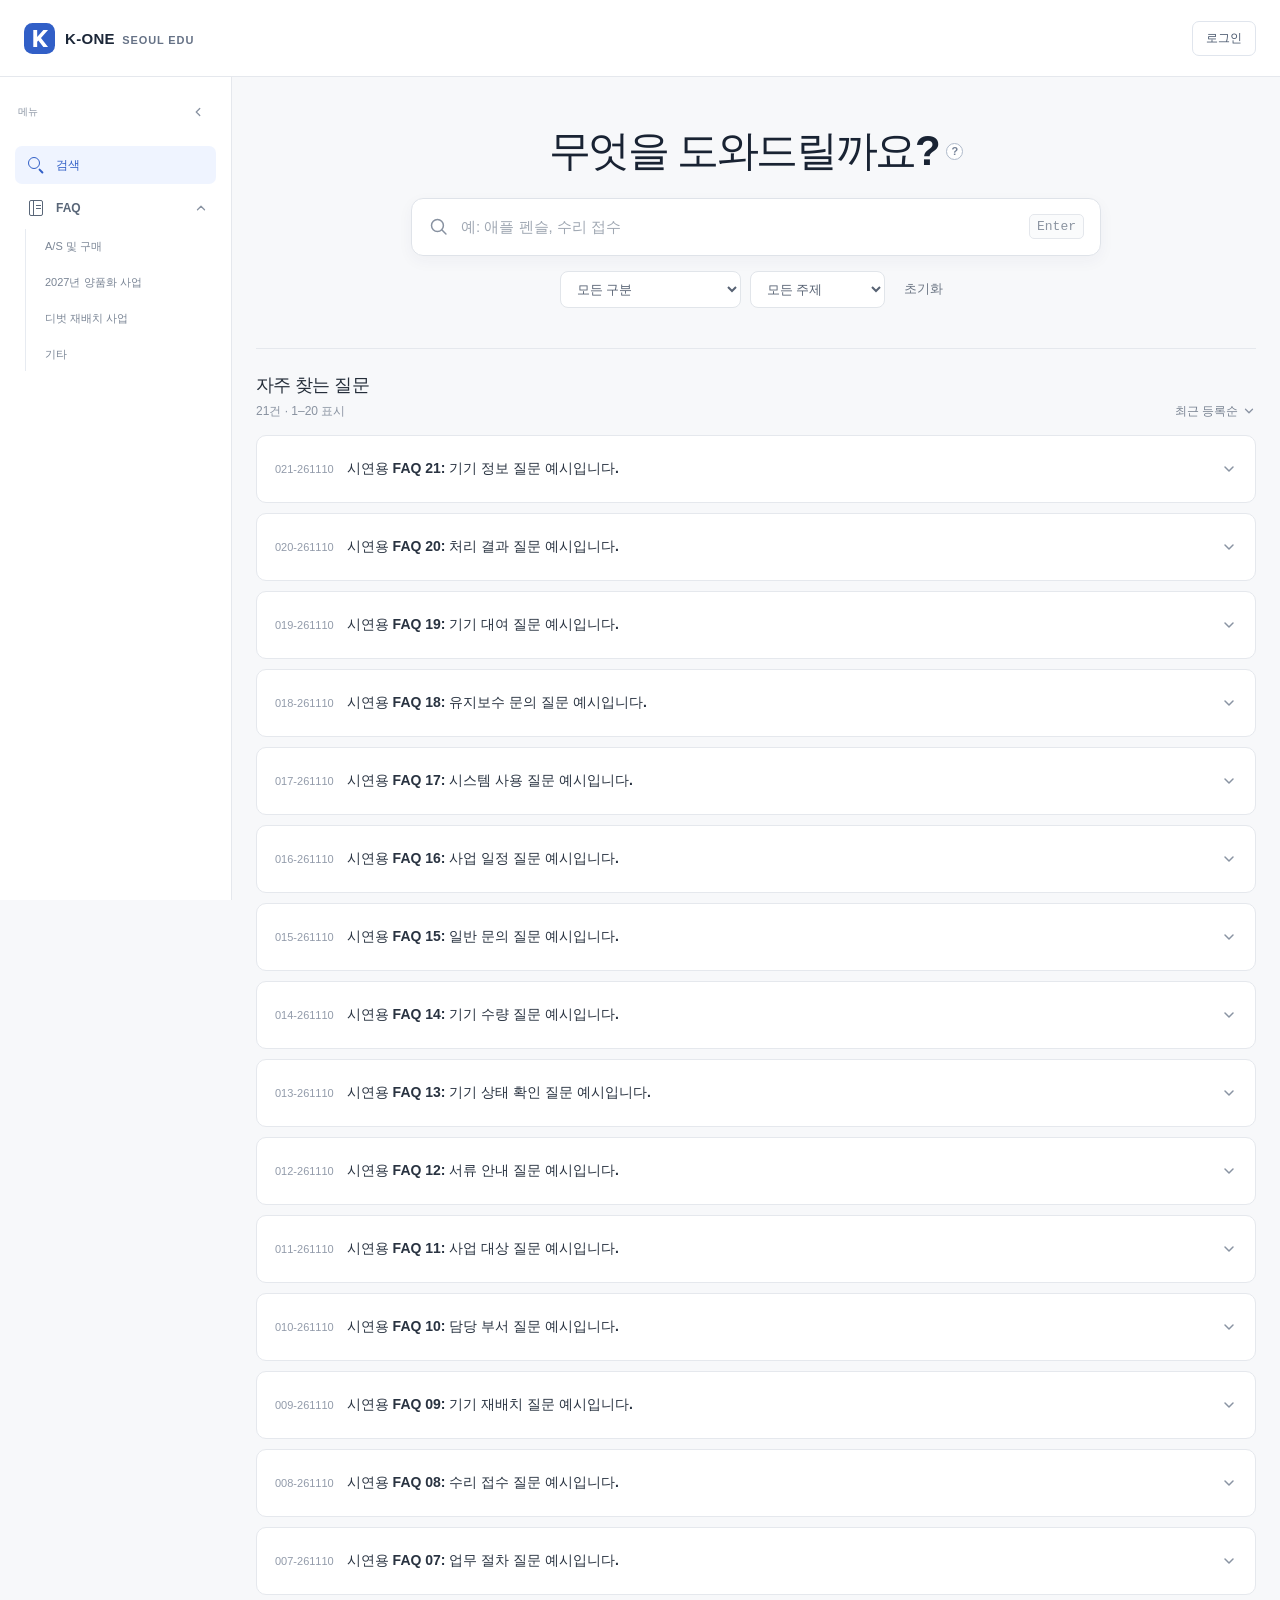
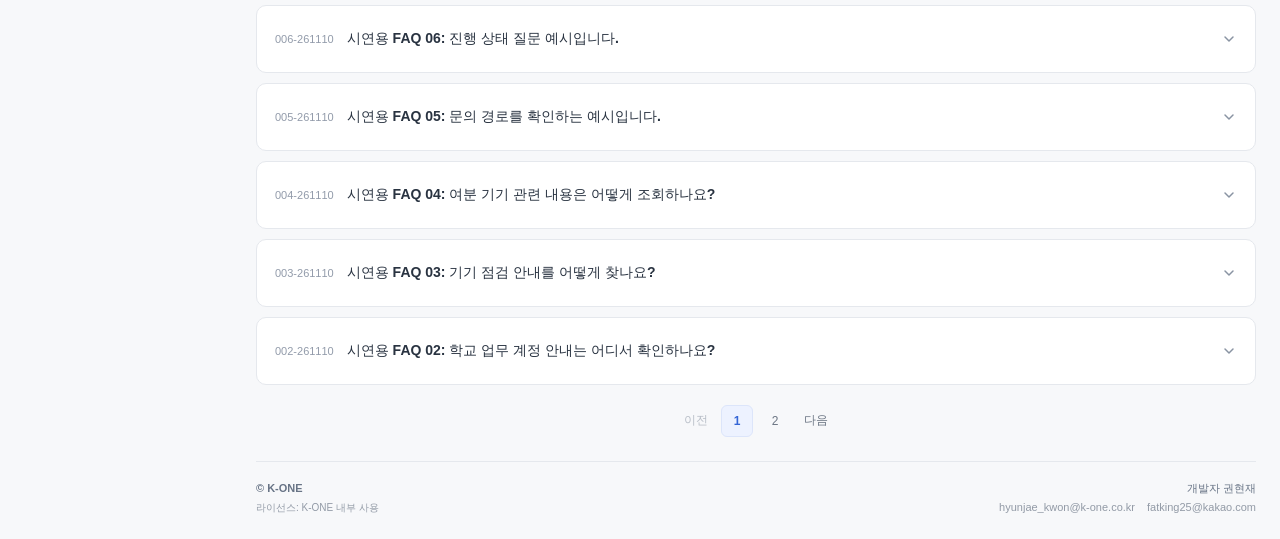
<file: faq-search-site/index.html>
<!doctype html>
<html lang="ko">
  <head>
    <meta charset="utf-8">
    <meta name="viewport" content="width=device-width, initial-scale=1">
    <meta name="theme-color" content="#f7f8fa">
    <title>FAQ 검색 | K-ONE SeoulEdu</title>
    <link rel="stylesheet" href="assets/css/common.css">
    <link rel="stylesheet" href="assets/css/style.css">
    <script type="module" src="assets/js/components.js?v=3"></script>
    <script type="module" src="assets/js/app.js"></script>
  </head>
  <body data-section="search">
    <div data-include="components/header.html"></div>
    <div class="faq-workspace">
      <div data-include="components/faq-sidebar.html"></div>
      <div class="faq-content">
        <div class="page-shell">
          <main>
        <section class="hero" aria-labelledby="page-title">
          <div class="hero-title-row">
            <h1 id="page-title">무엇을 도와드릴까요?</h1>
            <details class="help-tip">
              <summary aria-label="검색 사용 도움말">?</summary>
              <span class="help-tip-content">검색어를 입력하거나 구분과 주제를 선택해 FAQ를 찾아보세요.</span>
            </details>
          </div>

          <form class="search-form" role="search">
            <label class="sr-only" for="search-input">FAQ 검색어</label>
            <svg class="search-icon" aria-hidden="true" viewBox="0 0 24 24"><circle cx="10.8" cy="10.8" r="6.8"></circle><path d="m16 16 4.5 4.5"></path></svg>
            <input id="search-input" name="q" type="search" placeholder="예: 애플 펜슬, 수리 접수" autocomplete="off">
            <kbd>Enter</kbd>
          </form>

          <div class="filters" aria-label="FAQ 필터">
            <label class="filter-control">
              <span class="sr-only">구분</span>
              <select id="category-filter" aria-label="구분">
                <option value="">모든 구분</option>
                <option>A/S 및 구매</option>
                <option>2027년 양품화 사업</option>
                <option>디벗 재배치 사업</option>
                <option>기타</option>
              </select>
            </label>
            <label class="filter-control">
              <span class="sr-only">주제</span>
              <select id="topic-filter" aria-label="주제" disabled>
                <option value="">모든 주제</option>
              </select>
            </label>
            <button class="reset-button" id="reset-filters" type="button">초기화</button>
          </div>
        </section>

        <section class="results-section" aria-labelledby="results-heading">
          <div class="results-toolbar">
            <div>
              <h2 id="results-heading">자주 찾는 질문</h2>
              <p class="result-count" id="result-count" aria-live="polite">FAQ 데이터를 준비하고 있습니다.</p>
            </div>
            <span class="sort-label">최근 등록순 <img class="chevron-icon" src="assets/img/chevron-down.svg" alt="" aria-hidden="true" width="14" height="14"></span>
          </div>
          <div id="results" class="results-list" aria-live="polite" aria-busy="true"></div>
          <nav id="pagination" class="pagination" aria-label="결과 페이지"></nav>
        </section>
          </main>
        </div>
        <div data-include="components/footer.html"></div>
      </div>
    </div>
  </body>
</html>
</file>
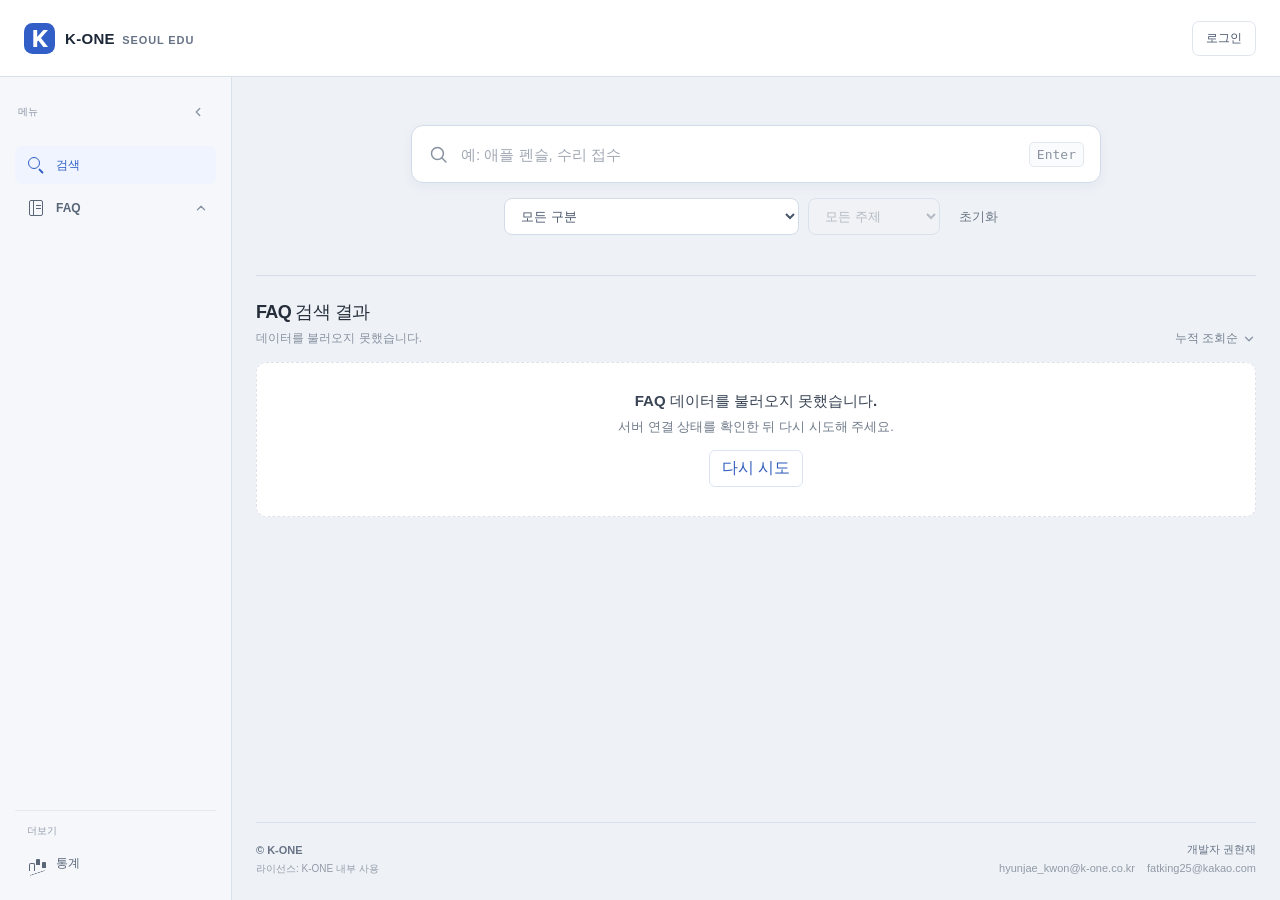
<file: frontend/index.html>
<!doctype html>
<html lang="ko">
  <head>
    <meta charset="utf-8">
    <meta name="viewport" content="width=device-width, initial-scale=1">
    <meta name="theme-color" content="#f7f8fa">
    <title>FAQ 검색 | K-ONE SeoulEdu</title>
    <link rel="stylesheet" href="assets/css/common.css">
    <link rel="stylesheet" href="assets/css/style.css">
    <script type="module" src="assets/js/components.js?v=4"></script>
    <script type="module" src="assets/js/app.js"></script>
  </head>
  <body data-section="search">
    <div data-include="components/header.html"></div>
    <div class="faq-workspace">
      <div data-include="components/faq-sidebar.html"></div>
      <div class="faq-content">
        <div class="page-shell">
          <main>
        <section class="hero" aria-label="FAQ 검색">

          <form class="search-form" role="search">
            <label class="sr-only" for="search-input">FAQ 검색어</label>
            <svg class="search-icon" aria-hidden="true" viewBox="0 0 24 24"><circle cx="10.8" cy="10.8" r="6.8"></circle><path d="m16 16 4.5 4.5"></path></svg>
            <input id="search-input" name="q" type="search" placeholder="예: 애플 펜슬, 수리 접수" autocomplete="off">
            <kbd>Enter</kbd>
          </form>

          <div class="filters" aria-label="FAQ 필터">
            <label class="filter-control">
              <span class="sr-only">구분</span>
              <select id="category-filter" aria-label="구분">
                <option value="">모든 구분</option>
                <option>유지보수</option>
                <option>2027년 양품화 사업</option>
                <option>2027년 디벗 재배치·여분기기 수거 사업</option>
              </select>
            </label>
            <label class="filter-control">
              <span class="sr-only">주제</span>
              <select id="topic-filter" aria-label="주제" disabled>
                <option value="">모든 주제</option>
              </select>
            </label>
            <button class="reset-button" id="reset-filters" type="button">초기화</button>
          </div>

          <section id="recent-searches" class="recent-searches" aria-label="최근 검색어" hidden>
            <h2 class="recent-searches-label">최근 검색</h2>
            <details class="help-tip recent-search-help">
              <summary aria-label="최근 검색 기록 안내">?</summary>
              <span class="help-tip-content">Enter로 검색을 확정한 검색어만 이 브라우저에 저장됩니다.</span>
            </details>
            <div id="recent-search-list" class="recent-search-list"></div>
            <button id="clear-recent-searches" class="clear-recent-searches" type="button" aria-label="최근 검색 기록 지우기" title="최근 검색 기록 지우기">×</button>
          </section>
        </section>

        <section id="home-highlights" class="home-highlights" aria-label="FAQ 최근 조회 목록" hidden>
          <p id="highlights-status" class="highlights-status" aria-live="off">30초마다 자동 갱신</p>
          <span id="dashboard-announcement" class="sr-only" aria-live="polite" aria-atomic="true"></span>
          <div class="highlights-grid">
            <section class="highlight-panel" aria-labelledby="weekly-views-heading">
              <div class="highlight-toolbar">
                <div>
                  <div class="section-title-with-help">
                    <h2 id="weekly-views-heading">최근 7일 조회수 순</h2>
                    <details class="help-tip">
                      <summary aria-label="최근 7일 조회수 안내">?</summary>
                      <span class="help-tip-content">전체 사용자가 최근 7일 동안 열어본 FAQ를 조회수 순으로 표시합니다.</span>
                    </details>
                  </div>
                </div>
              </div>
              <ol id="weekly-views-list" class="highlight-list" aria-live="off" aria-busy="true"></ol>
            </section>

            <section class="highlight-panel" aria-labelledby="recent-views-heading">
              <div class="highlight-toolbar">
                <div>
                  <h2 id="recent-views-heading">최근 찾은 항목</h2>
                  <p class="result-count">내가 최근에 열어본 항목</p>
                </div>
              </div>
              <ol id="recent-views-list" class="highlight-list" aria-live="off" aria-busy="true"></ol>
            </section>
          </div>
          <section class="topic-analytics" aria-labelledby="topic-analytics-heading">
            <div class="topic-analytics-heading">
              <div>
                <div class="section-title-with-help">
                  <h2 id="topic-analytics-heading">금일 조회 통계</h2>
                  <details class="help-tip">
                    <summary aria-label="금일 조회 통계 안내">?</summary>
                    <span class="help-tip-content">전체 사용자의 오늘 FAQ 열람을 주제별로 집계합니다. 막대 길이는 1위 조회수를 기준으로 한 상대 비율입니다.</span>
                  </details>
                </div>
              </div>
              <a class="topic-analytics-more" href="stats.html" aria-label="FAQ 통계 페이지 더보기">더보기 <span aria-hidden="true">→</span></a>
            </div>
            <ol id="topic-analytics-list" class="topic-analytics-list" aria-label="조회가 많은 주제"></ol>
          </section>
        </section>

        <section id="results-section" class="results-section" aria-labelledby="results-heading">
          <div class="results-toolbar">
            <div>
              <h2 id="results-heading">FAQ 검색 결과</h2>
              <p class="result-count" id="result-count" aria-live="polite">FAQ 데이터를 준비하고 있습니다.</p>
            </div>
            <span class="sort-label">누적 조회순 <img class="chevron-icon" src="assets/img/chevron-down.svg" alt="" aria-hidden="true" width="14" height="14"></span>
          </div>
          <div id="results" class="results-list" aria-live="polite" aria-busy="true"></div>
          <nav id="pagination" class="pagination" aria-label="결과 페이지"></nav>
        </section>
          </main>
        </div>
        <div data-include="components/footer.html"></div>
      </div>
    </div>
  </body>
</html>
</file>
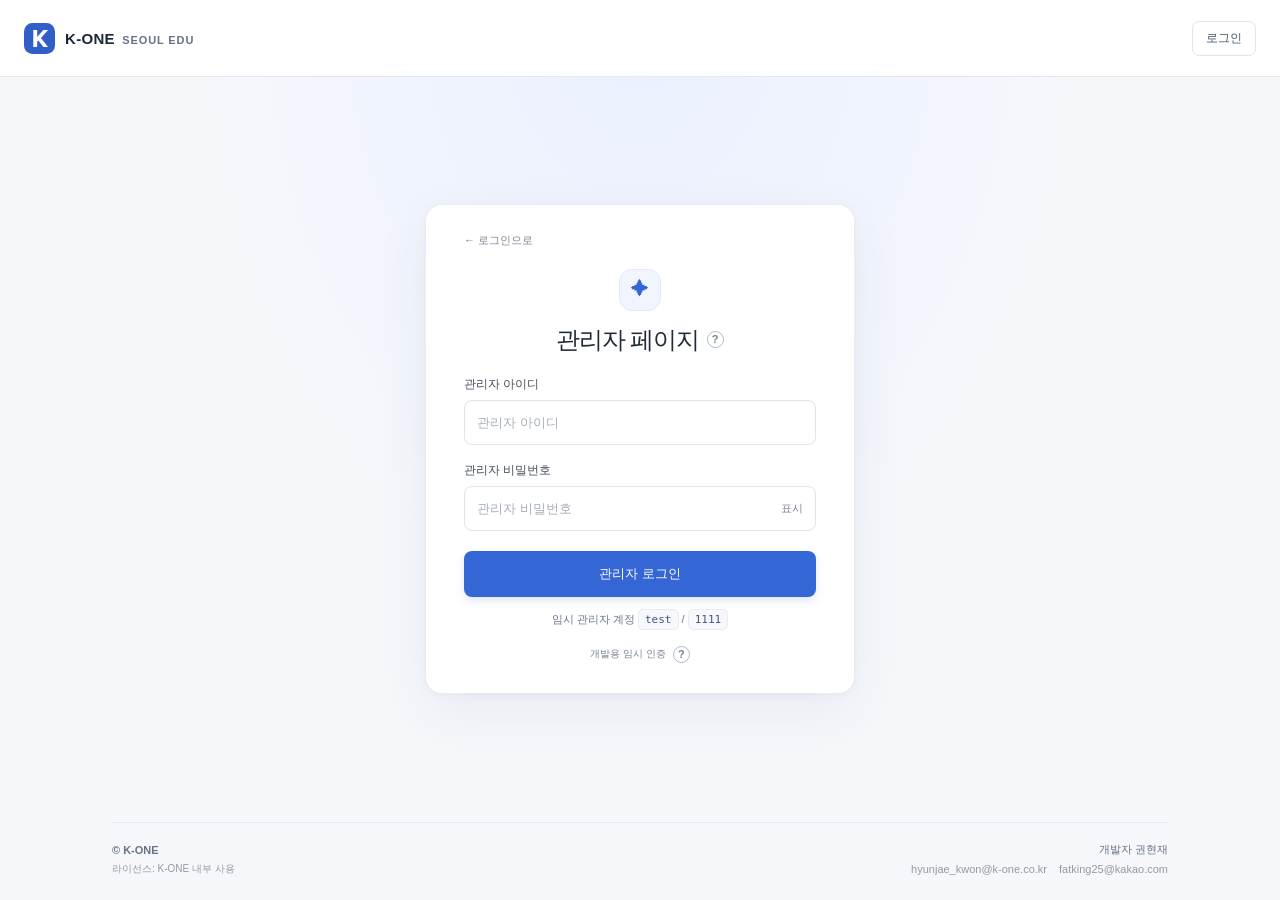
<file: faq-search-site/admin.html>
<!doctype html>
<html lang="ko">
  <head>
    <meta charset="utf-8">
    <meta name="viewport" content="width=device-width, initial-scale=1">
    <meta name="theme-color" content="#f5f7fb">
    <title>관리자 페이지 | K-ONE SeoulEdu FAQ</title>
    <link rel="stylesheet" href="assets/css/common.css">
    <link rel="stylesheet" href="assets/css/auth.css">
    <script type="module" src="assets/js/components.js?v=3"></script>
    <script type="module" src="assets/js/auth.js"></script>
  </head>
  <body class="admin-page" data-page="admin">
    <div data-include="components/header.html"></div>
    <main id="admin-login-view" class="auth-shell admin-shell">
      <section class="auth-card admin-card" aria-labelledby="admin-title">
        <a class="back-link" href="login.html">← 로그인으로</a>
        <div class="auth-heading admin-heading">
          <span class="admin-icon" aria-hidden="true">✦</span>
          <div class="auth-title-with-help">
            <h1 id="admin-title">관리자 페이지</h1>
            <details class="help-tip">
              <summary aria-label="관리자 로그인 도움말">?</summary>
              <span class="help-tip-content">관리자 계정으로 로그인하면 회원을 조회·개설·수정·삭제할 수 있습니다.</span>
            </details>
          </div>
        </div>
        <form id="admin-login-form" class="auth-form">
          <label for="admin-id">관리자 아이디</label>
          <input id="admin-id" name="username" autocomplete="username" required placeholder="관리자 아이디">
          <label for="admin-password">관리자 비밀번호</label>
          <div class="password-field">
            <input id="admin-password" name="password" type="password" autocomplete="current-password" required placeholder="관리자 비밀번호">
            <button class="password-toggle" type="button" data-toggle-password="admin-password" aria-label="비밀번호 표시">표시</button>
          </div>
          <p class="form-message" id="admin-message" role="status" aria-live="polite"></p>
          <button class="primary-button" type="submit">관리자 로그인</button>
        </form>
        <p class="demo-credential">임시 관리자 계정 <code>test</code> / <code>1111</code></p>
        <div class="dev-help-row">
          <span>개발용 임시 인증</span>
          <details class="help-tip">
            <summary aria-label="임시 인증 안내">?</summary>
            <span class="help-tip-content">DB 연결 전 흐름 확인용입니다. 브라우저 코드에서 우회할 수 있으며 실제 보안 기능은 아닙니다.</span>
          </details>
        </div>
      </section>
    </main>

    <div id="admin-dashboard" class="dashboard" hidden>
      <aside class="dashboard-sidebar">
        <a class="sidebar-link is-current" href="#members"><span aria-hidden="true">▦</span> 회원 관리</a>
        <div class="sidebar-bottom"><span class="admin-avatar">A</span><span><strong>관리자</strong><small>임시 관리자</small></span></div>
      </aside>

      <main class="dashboard-main" id="members">
        <header class="dashboard-header">
          <div><h1>회원 관리</h1></div>
        </header>

        <section class="dashboard-intro">
          <div class="section-title-with-help"><h2>회원 정보</h2><details class="help-tip"><summary aria-label="회원 관리 도움말">?</summary><span class="help-tip-content">배부 계정을 조회·개설·수정하거나 삭제합니다. 권한은 상담원으로 고정됩니다.</span></details></div>
          <button id="add-member" class="primary-button add-member-button" type="button"><span aria-hidden="true">＋</span> 회원 개설</button>
        </section>

        <section class="stats-grid" aria-label="회원 현황">
          <article class="stat-card"><span class="stat-icon blue-icon">♙</span><div><p>전체 회원</p><strong id="total-count">0</strong></div></article>
          <article class="stat-card"><span class="stat-icon green-icon">✓</span><div><p>기본 권한</p><strong class="stat-caption">상담원</strong></div></article>
        </section>

        <section class="members-panel" aria-labelledby="members-title">
          <div class="members-panel-heading"><div><div class="section-title-with-help"><h2 id="members-title">회원 목록</h2><details class="help-tip"><summary aria-label="회원 목록 안내">?</summary><span class="help-tip-content">삭제하면 시연 목록에서 제거됩니다. DB 연결 전 변경 내용은 새로고침 시 초기화되며, 실제 개인정보나 배포용 계정 정보를 입력하지 마세요.</span></details></div><p id="members-summary" aria-live="polite"></p></div>
            <label class="member-search"><span class="sr-only">회원 검색</span><span aria-hidden="true">⌕</span><input id="member-search" type="search" placeholder="이름 또는 아이디 검색"></label>
          </div>
          <div class="table-scroll">
            <table>
              <thead><tr><th scope="col">회원 정보</th><th scope="col">권한</th><th scope="col">관리</th></tr></thead>
              <tbody id="member-rows"></tbody>
            </table>
          </div>
          <div id="member-empty" class="table-empty" hidden>검색 조건에 맞는 회원이 없습니다.</div>
        </section>
      </main>
    </div>

    <dialog id="member-dialog" class="member-dialog" aria-labelledby="member-dialog-title">
      <form id="member-form" class="member-form">
        <div class="dialog-heading"><div><h2 id="member-dialog-title">회원 개설</h2></div><button id="close-dialog" class="icon-button" type="button" aria-label="닫기">×</button></div>
        <input id="member-id" name="id" type="hidden">
        <label for="member-name">이름</label><input id="member-name" name="name" required maxlength="40" placeholder="회원 이름">
        <label for="member-username">아이디</label><input id="member-username" name="username" required minlength="4" maxlength="30" autocomplete="off" placeholder="로그인 아이디">
        <div class="member-password-label"><label for="member-password">비밀번호</label><details class="help-tip inline-help"><summary aria-label="비밀번호 수정 도움말">?</summary><span class="help-tip-content">회원 수정 시 비워두면 기존 비밀번호를 유지하고, 입력하면 새 비밀번호로 변경합니다.</span></details></div>
        <input id="member-password" name="password" type="password" required minlength="4" autocomplete="new-password" placeholder="4자 이상 입력">
        <p id="member-form-message" class="form-message" role="status" aria-live="polite"></p>
        <div class="dialog-actions"><button id="cancel-dialog" class="secondary-button" type="button">취소</button><button class="primary-button" type="submit">저장</button></div>
      </form>
    </dialog>
    <div data-include="components/footer.html"></div>
  </body>
</html>
</file>
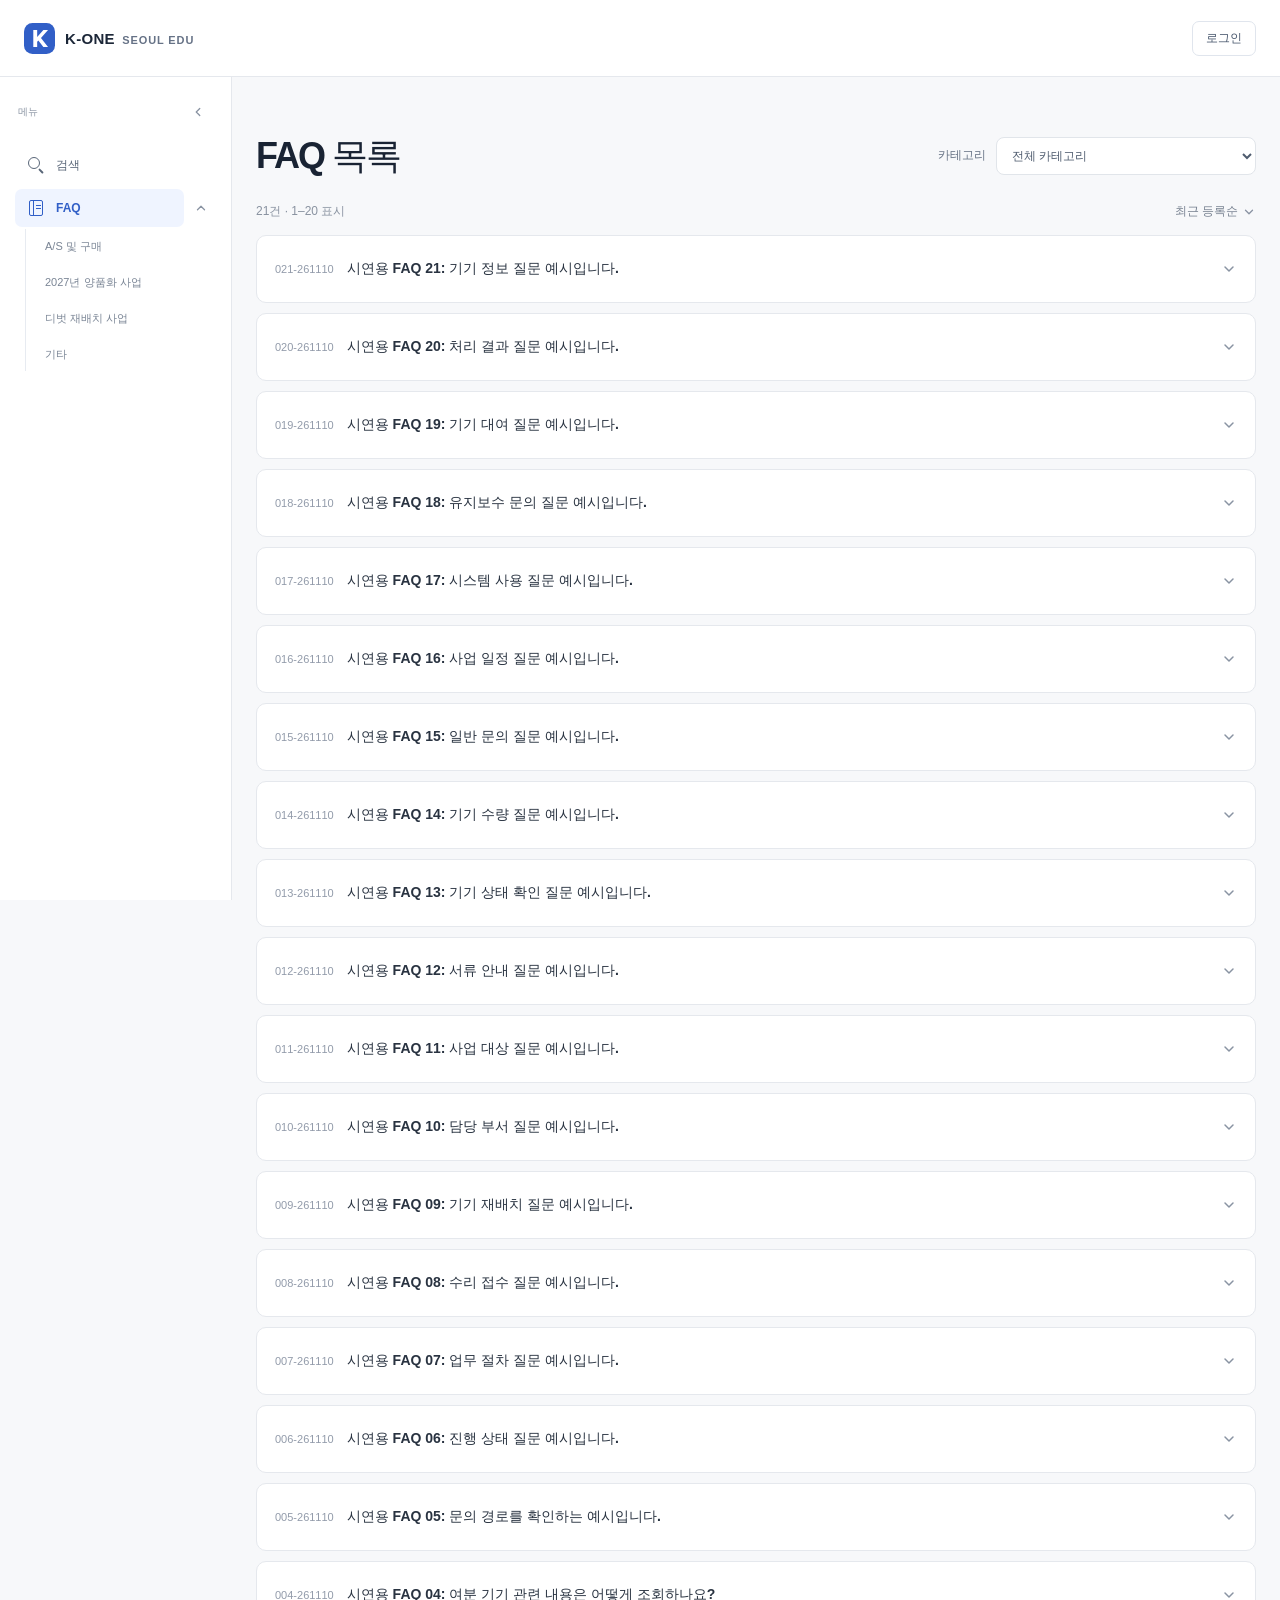
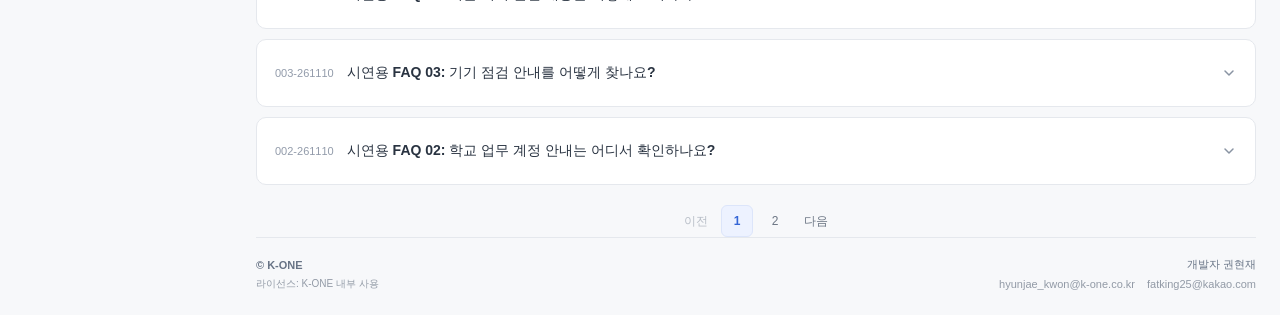
<file: faq-search-site/faq.html>
<!doctype html>
<html lang="ko">
  <head>
    <meta charset="utf-8">
    <meta name="viewport" content="width=device-width, initial-scale=1">
    <meta name="theme-color" content="#f7f8fa">
    <title>FAQ 목록 | K-ONE SeoulEdu</title>
    <link rel="stylesheet" href="assets/css/common.css">
    <link rel="stylesheet" href="assets/css/style.css">
    <link rel="stylesheet" href="assets/css/browse.css">
    <script type="module" src="assets/js/components.js?v=3"></script>
    <script type="module" src="assets/js/browse.js"></script>
  </head>
  <body data-section="faq">
    <div data-include="components/header.html"></div>
    <div class="faq-workspace">
      <div data-include="components/faq-sidebar.html"></div>
      <div class="faq-content">
        <main class="page-shell browse-shell">
          <section aria-labelledby="browse-title">
            <div class="browse-toolbar">
              <h1 id="browse-title">FAQ 목록</h1>
              <label class="browse-category-select">
                <span>카테고리</span>
                <select id="browse-category-filter" aria-label="FAQ 카테고리">
                  <option value="">전체 카테고리</option>
                  <option value="A/S 및 구매">A/S 및 구매</option>
                  <option value="2027년 양품화 사업">2027년 양품화 사업</option>
                  <option value="디벗 재배치 사업">디벗 재배치 사업</option>
                  <option value="기타">기타</option>
                </select>
              </label>
            </div>
            <div class="browse-results-toolbar">
              <p class="result-count" id="result-count" aria-live="polite">FAQ 데이터를 준비하고 있습니다.</p>
              <span class="sort-label">최근 등록순 <img class="chevron-icon" src="assets/img/chevron-down.svg" alt="" aria-hidden="true" width="14" height="14"></span>
            </div>
            <div id="results" class="results-list" aria-live="polite" aria-busy="true"></div>
            <nav id="pagination" class="pagination" aria-label="결과 페이지"></nav>
          </section>
        </main>
        <div data-include="components/footer.html"></div>
      </div>
    </div>
  </body>
</html>
</file>
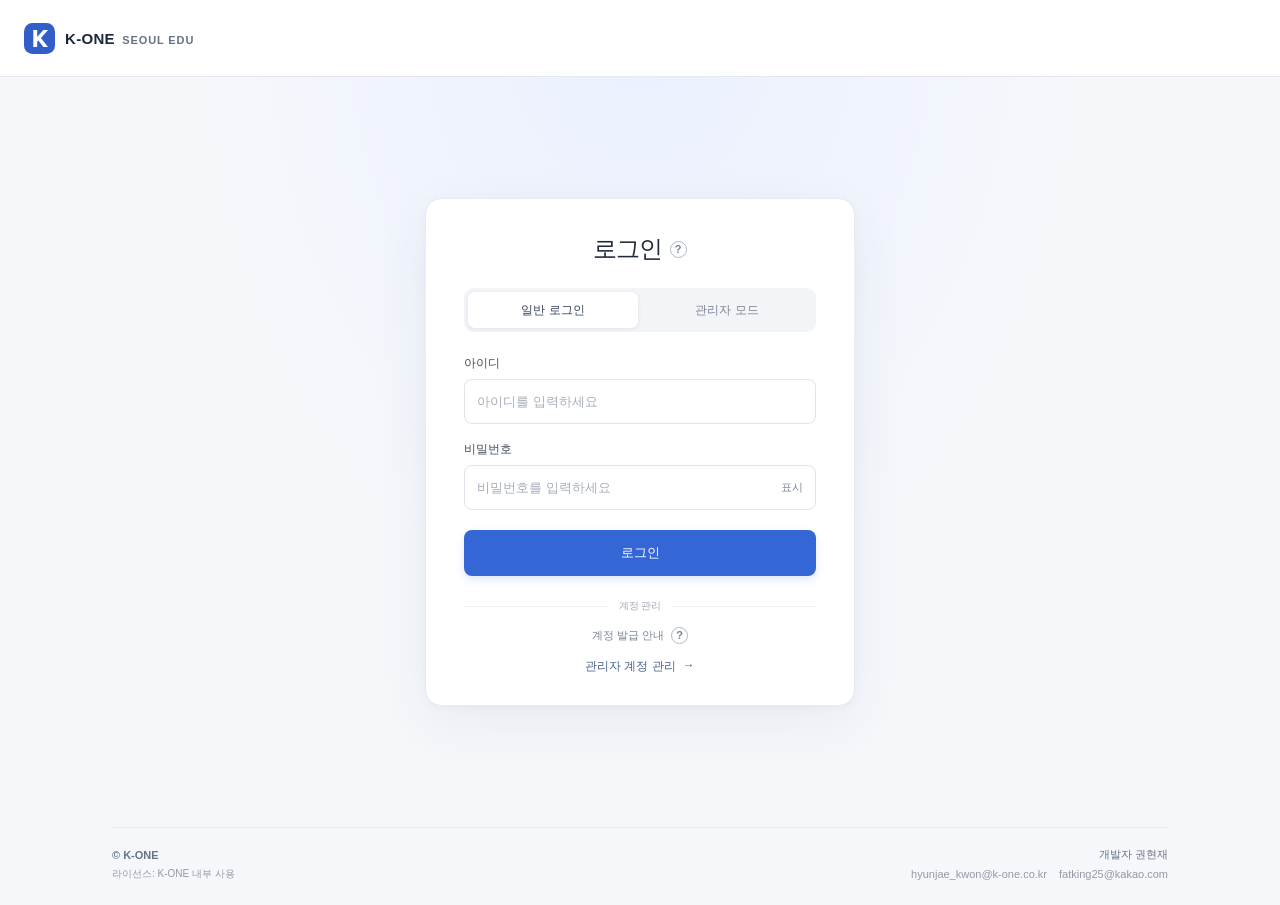
<file: faq-search-site/login.html>
<!doctype html>
<html lang="ko">
  <head>
    <meta charset="utf-8">
    <meta name="viewport" content="width=device-width, initial-scale=1">
    <meta name="theme-color" content="#f7f8fa">
    <title>로그인 | K-ONE SeoulEdu FAQ</title>
    <link rel="stylesheet" href="assets/css/common.css">
    <link rel="stylesheet" href="assets/css/auth.css">
    <script type="module" src="assets/js/components.js?v=3"></script>
    <script type="module" src="assets/js/auth.js"></script>
  </head>
  <body class="login-page" data-page="login">
    <div data-include="components/header.html"></div>
    <main class="auth-shell">
      <section class="auth-card" aria-labelledby="auth-title">
        <div class="auth-heading">
          <div class="auth-title-with-help">
            <h1 id="auth-title">로그인</h1>
            <details class="help-tip">
              <summary aria-label="로그인 도움말">?</summary>
              <span class="help-tip-content" id="auth-description">계정 정보를 입력해 로그인하세요.</span>
            </details>
          </div>
        </div>

        <div class="mode-switch" role="group" aria-label="로그인 유형">
          <button type="button" class="mode-button is-active" data-mode="user" aria-pressed="true">일반 로그인</button>
          <button type="button" class="mode-button" data-mode="admin" aria-pressed="false">관리자 모드</button>
        </div>

        <form id="login-form" class="auth-form">
          <label for="login-id">아이디</label>
          <input id="login-id" name="username" autocomplete="username" required placeholder="아이디를 입력하세요">

          <label for="login-password">비밀번호</label>
          <div class="password-field">
            <input id="login-password" name="password" type="password" autocomplete="current-password" required placeholder="비밀번호를 입력하세요">
            <button class="password-toggle" type="button" data-toggle-password="login-password" aria-label="비밀번호 표시">표시</button>
          </div>

          <p class="form-message" id="login-message" role="status" aria-live="polite"></p>
          <button class="primary-button" type="submit">로그인</button>
        </form>

        <div class="auth-divider"><span>계정 관리</span></div>
        <div class="account-note-row">
          <span>계정 발급 안내</span>
          <details class="help-tip">
            <summary aria-label="계정 발급 안내">?</summary>
            <span class="help-tip-content">계정은 관리자만 생성할 수 있습니다. 계정 발급이 필요하면 담당 관리자에게 문의하세요.</span>
          </details>
        </div>
        <a class="admin-link" href="admin.html">관리자 계정 관리 <span aria-hidden="true">→</span></a>
      </section>

    </main>
    <div data-include="components/footer.html"></div>
  </body>
</html>
</file>
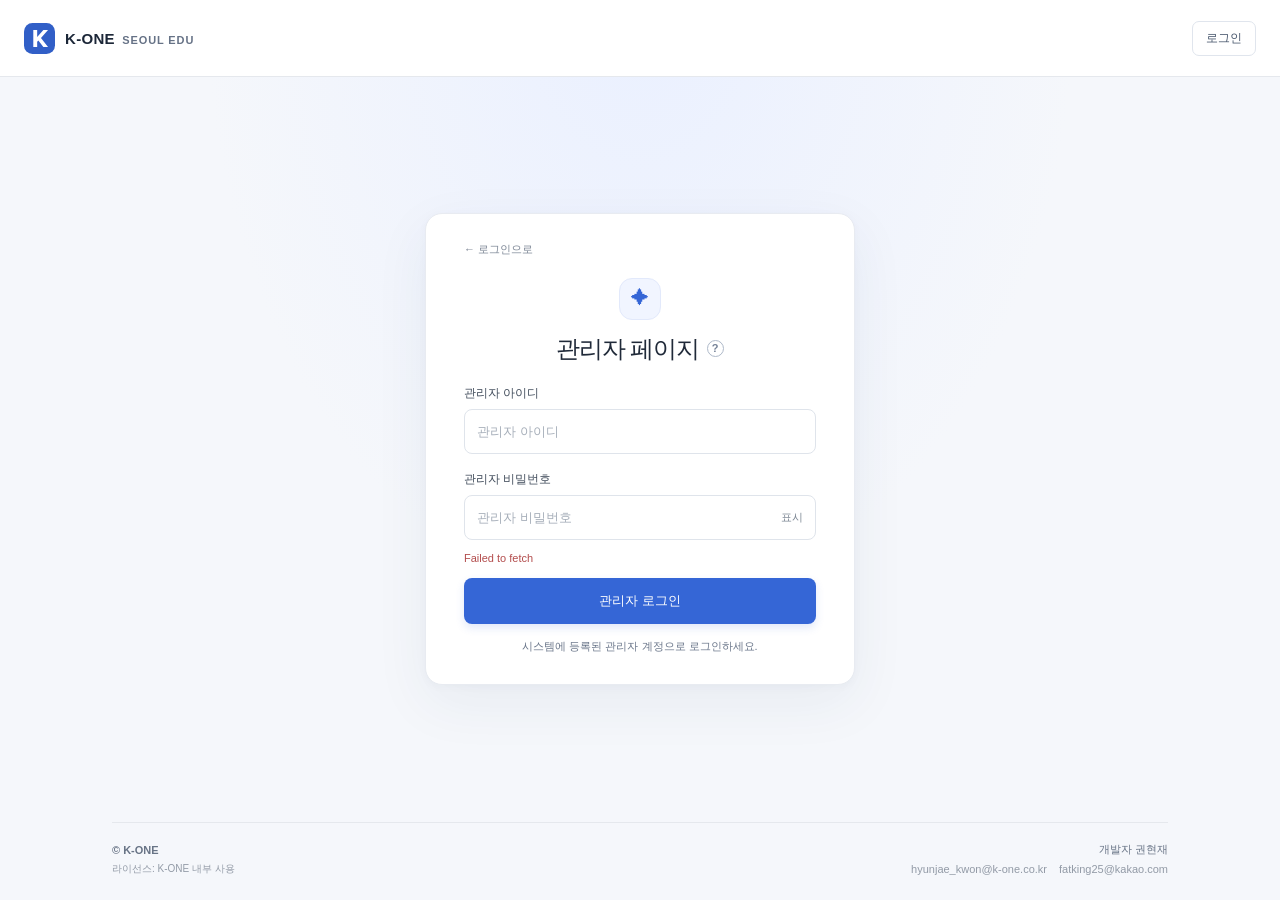
<file: frontend/admin.html>
<!doctype html>
<html lang="ko">
  <head>
    <meta charset="utf-8">
    <meta name="viewport" content="width=device-width, initial-scale=1">
    <meta name="theme-color" content="#f5f7fb">
    <title>관리자 페이지 | K-ONE SeoulEdu FAQ</title>
    <link rel="stylesheet" href="assets/css/common.css">
    <link rel="stylesheet" href="assets/css/auth.css">
    <script type="module" src="assets/js/components.js?v=4"></script>
    <script type="module" src="assets/js/auth.js"></script>
  </head>
  <body class="admin-page" data-page="admin">
    <div data-include="components/header.html"></div>
    <main id="admin-login-view" class="auth-shell admin-shell">
      <section class="auth-card admin-card" aria-labelledby="admin-title">
        <a class="back-link" href="login.html">← 로그인으로</a>
        <div class="auth-heading admin-heading">
          <span class="admin-icon" aria-hidden="true">✦</span>
          <div class="auth-title-with-help">
            <h1 id="admin-title">관리자 페이지</h1>
            <details class="help-tip">
              <summary aria-label="관리자 로그인 도움말">?</summary>
              <span class="help-tip-content">관리자 계정으로 로그인하면 회원을 조회·개설·수정·삭제할 수 있습니다.</span>
            </details>
          </div>
        </div>
        <form id="admin-login-form" class="auth-form">
          <label for="admin-id">관리자 아이디</label>
          <input id="admin-id" name="username" autocomplete="username" required placeholder="관리자 아이디">
          <label for="admin-password">관리자 비밀번호</label>
          <div class="password-field">
            <input id="admin-password" name="password" type="password" autocomplete="current-password" required placeholder="관리자 비밀번호">
            <button class="password-toggle" type="button" data-toggle-password="admin-password" aria-label="비밀번호 표시">표시</button>
          </div>
          <p class="form-message" id="admin-message" role="status" aria-live="polite"></p>
          <button class="primary-button" type="submit">관리자 로그인</button>
        </form>
        <p class="demo-credential">시스템에 등록된 관리자 계정으로 로그인하세요.</p>
      </section>
    </main>

    <div id="admin-dashboard" class="dashboard" hidden>
      <aside class="dashboard-sidebar">
        <a class="sidebar-link is-current" href="#members"><span aria-hidden="true">▦</span> 회원 관리</a>
          <div class="sidebar-bottom"><span class="admin-avatar">A</span><span><strong id="admin-username">관리자</strong><small>관리자</small></span></div>
      </aside>

      <main class="dashboard-main" id="members">
        <header class="dashboard-header">
          <div><h1>회원 관리</h1></div>
        </header>

        <section class="dashboard-intro">
          <div class="section-title-with-help"><h2>회원 정보</h2><details class="help-tip"><summary aria-label="회원 관리 도움말">?</summary><span class="help-tip-content">배부 계정을 조회·개설·수정하거나 삭제합니다. 권한은 상담원으로 고정됩니다.</span></details></div>
          <button id="add-member" class="primary-button add-member-button" type="button"><span aria-hidden="true">＋</span> 회원 개설</button>
        </section>

        <section class="stats-grid" aria-label="회원 현황">
          <article class="stat-card"><span class="stat-icon blue-icon">♙</span><div><p>전체 회원</p><strong id="total-count">0</strong></div></article>
          <article class="stat-card"><span class="stat-icon green-icon">✓</span><div><p>기본 권한</p><strong class="stat-caption">상담원</strong></div></article>
        </section>

        <section class="members-panel" aria-labelledby="members-title">
          <div class="members-panel-heading"><div><div class="section-title-with-help"><h2 id="members-title">회원 목록</h2><details class="help-tip"><summary aria-label="회원 목록 안내">?</summary><span class="help-tip-content">DB에 저장된 username과 권한을 조회하고 상담원 계정을 관리합니다.</span></details></div><p id="members-summary" aria-live="polite"></p></div>
            <label class="member-search"><span class="sr-only">회원 검색</span><span aria-hidden="true">⌕</span><input id="member-search" type="search" placeholder="username 검색"></label>
          </div>
          <div class="table-scroll">
            <table>
              <thead><tr><th scope="col">회원 정보</th><th scope="col">권한</th><th scope="col">관리</th></tr></thead>
              <tbody id="member-rows"></tbody>
            </table>
          </div>
          <div id="member-empty" class="table-empty" hidden>검색 조건에 맞는 회원이 없습니다.</div>
        </section>
      </main>
    </div>

    <dialog id="member-dialog" class="member-dialog" aria-labelledby="member-dialog-title">
      <form id="member-form" class="member-form">
        <div class="dialog-heading"><div><h2 id="member-dialog-title">회원 개설</h2></div><button id="close-dialog" class="icon-button" type="button" aria-label="닫기">×</button></div>
        <input id="member-id" name="id" type="hidden">
        <label for="member-username">username</label><input id="member-username" name="username" required minlength="1" maxlength="100" autocomplete="off" placeholder="로그인 username">
        <div class="member-password-label"><label for="member-password">비밀번호</label><details class="help-tip inline-help"><summary aria-label="비밀번호 수정 도움말">?</summary><span class="help-tip-content">회원 수정 시 새 비밀번호를 입력하면 변경됩니다. 8자 이상이어야 합니다.</span></details></div>
        <input id="member-password" name="password" type="password" required minlength="8" maxlength="72" autocomplete="new-password" placeholder="8자 이상 입력" title="8자 이상, UTF-8 기준 72바이트 이내">
        <p id="member-form-message" class="form-message" role="status" aria-live="polite"></p>
        <div class="dialog-actions"><button id="cancel-dialog" class="secondary-button" type="button">취소</button><button class="primary-button" type="submit">저장</button></div>
      </form>
    </dialog>
    <div data-include="components/footer.html"></div>
  </body>
</html>
</file>
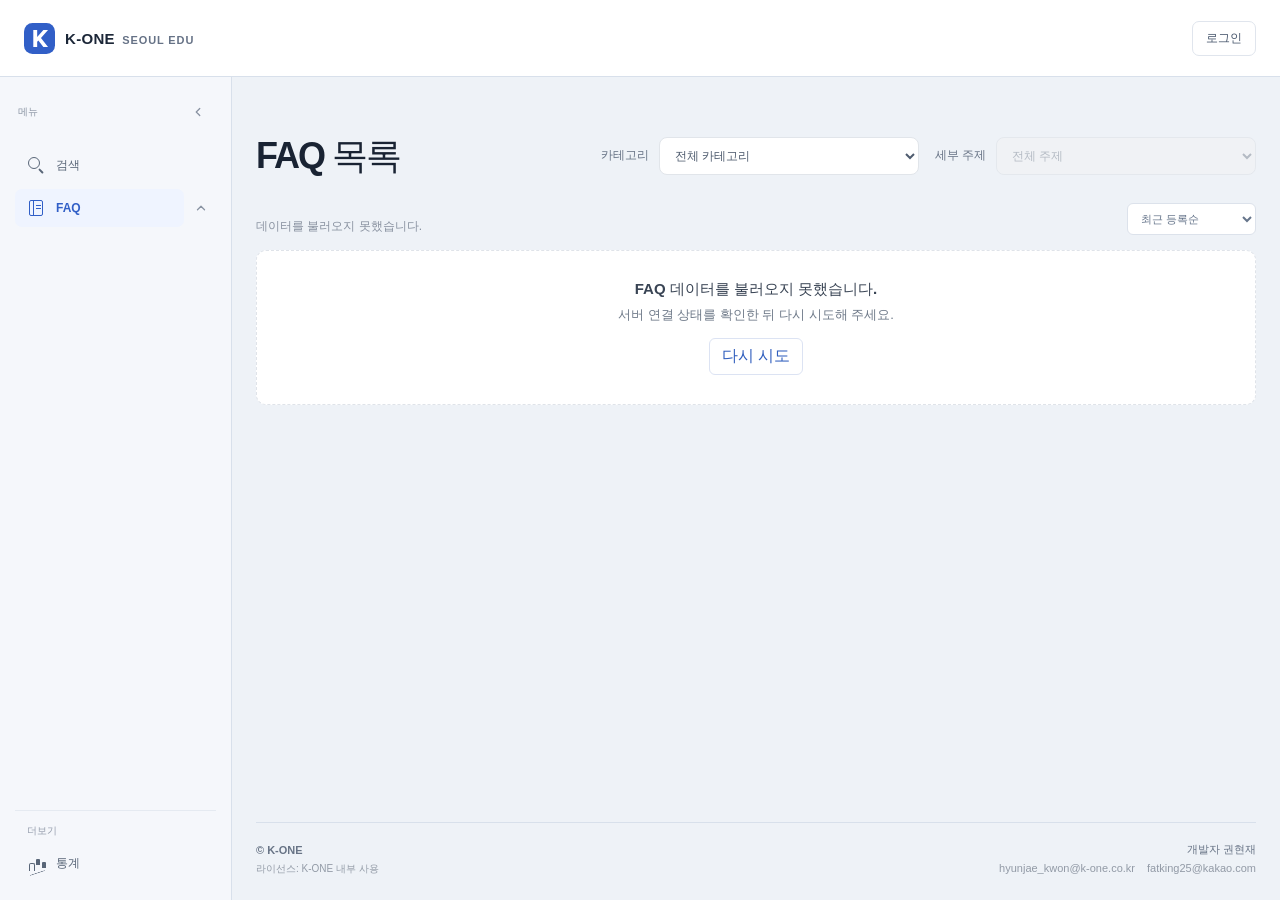
<file: frontend/faq.html>
<!doctype html>
<html lang="ko">
  <head>
    <meta charset="utf-8">
    <meta name="viewport" content="width=device-width, initial-scale=1">
    <meta name="theme-color" content="#f7f8fa">
    <title>FAQ 목록 | K-ONE SeoulEdu</title>
    <link rel="stylesheet" href="assets/css/common.css">
    <link rel="stylesheet" href="assets/css/style.css">
    <link rel="stylesheet" href="assets/css/browse.css">
    <script type="module" src="assets/js/components.js?v=4"></script>
    <script type="module" src="assets/js/browse.js"></script>
  </head>
  <body data-section="faq">
    <div data-include="components/header.html"></div>
    <div class="faq-workspace">
      <div data-include="components/faq-sidebar.html"></div>
      <div class="faq-content">
        <main class="page-shell browse-shell">
          <section aria-labelledby="browse-title">
            <div class="browse-toolbar">
              <h1 id="browse-title">FAQ 목록</h1>
              <div class="browse-filters" aria-label="FAQ 분류 필터">
                <label class="browse-category-select">
                  <span>카테고리</span>
                  <select id="browse-category-filter" aria-label="FAQ 카테고리">
                    <option value="">전체 카테고리</option>
                  </select>
                </label>
                <label class="browse-category-select">
                  <span>세부 주제</span>
                  <select id="browse-topic-filter" aria-label="FAQ 세부 주제" disabled>
                    <option value="">전체 주제</option>
                  </select>
                </label>
              </div>
            </div>
            <div class="browse-results-toolbar">
              <p class="result-count" id="result-count" aria-live="polite">FAQ 데이터를 준비하고 있습니다.</p>
              <label class="browse-sort-control">
                <span class="sr-only">FAQ 정렬</span>
                <select id="browse-sort" aria-label="FAQ 정렬">
                  <option value="recent">최근 등록순</option>
                  <option value="popular">조회수 높은순</option>
                  <option value="least">조회수 낮은순</option>
                </select>
              </label>
            </div>
            <div id="results" class="results-list" aria-live="polite" aria-busy="true"></div>
            <nav id="pagination" class="pagination" aria-label="결과 페이지"></nav>
          </section>
        </main>
        <div data-include="components/footer.html"></div>
      </div>
    </div>
  </body>
</html>
</file>
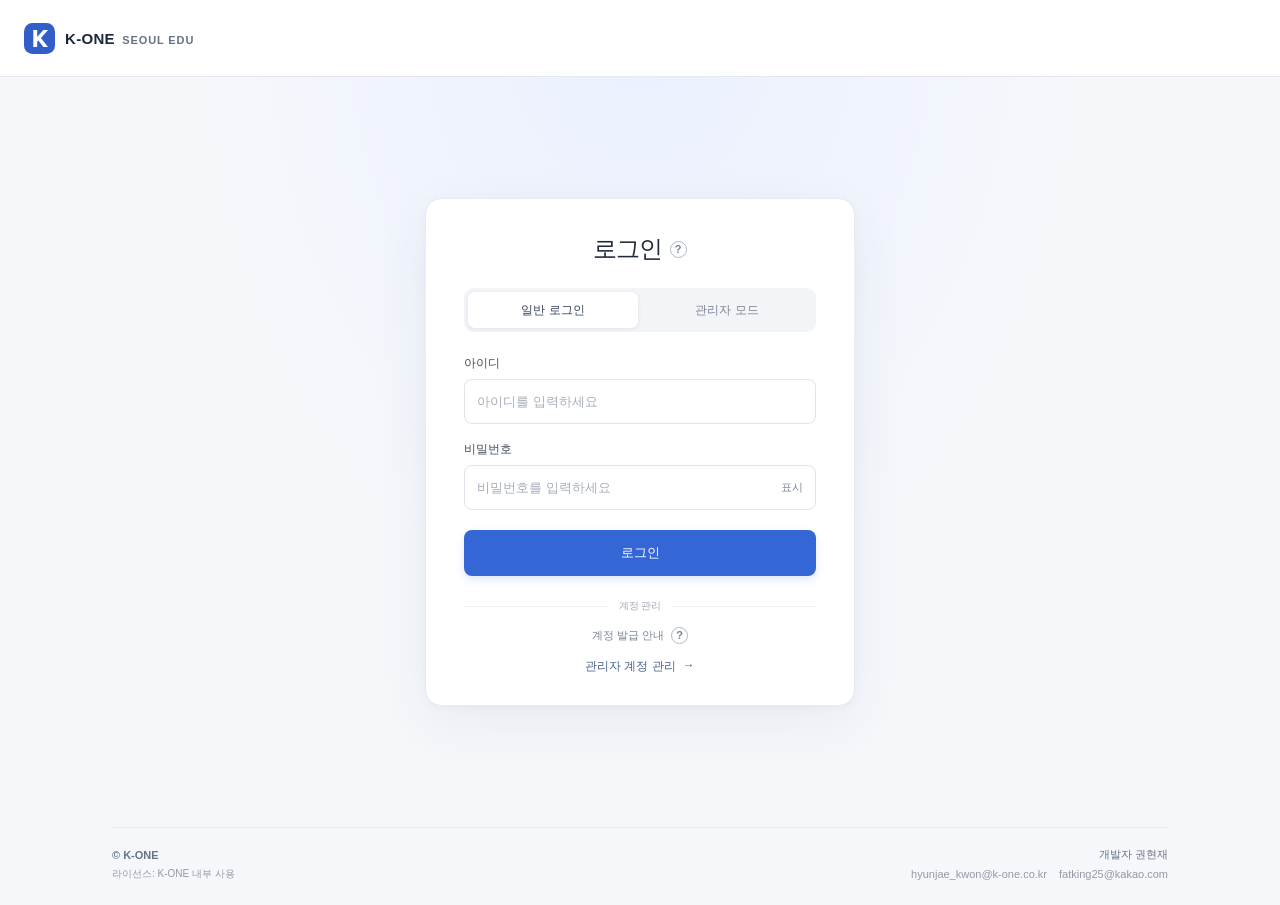
<file: frontend/login.html>
<!doctype html>
<html lang="ko">
  <head>
    <meta charset="utf-8">
    <meta name="viewport" content="width=device-width, initial-scale=1">
    <meta name="theme-color" content="#f7f8fa">
    <title>로그인 | K-ONE SeoulEdu FAQ</title>
    <link rel="stylesheet" href="assets/css/common.css">
    <link rel="stylesheet" href="assets/css/auth.css">
    <script type="module" src="assets/js/components.js?v=4"></script>
    <script type="module" src="assets/js/auth.js"></script>
  </head>
  <body class="login-page" data-page="login">
    <div data-include="components/header.html"></div>
    <main class="auth-shell">
      <section class="auth-card" aria-labelledby="auth-title">
        <div class="auth-heading">
          <div class="auth-title-with-help">
            <h1 id="auth-title">로그인</h1>
            <details class="help-tip">
              <summary aria-label="로그인 도움말">?</summary>
              <span class="help-tip-content" id="auth-description">계정 정보를 입력해 로그인하세요.</span>
            </details>
          </div>
        </div>

        <div class="mode-switch" role="group" aria-label="로그인 유형">
          <button type="button" class="mode-button is-active" data-mode="user" aria-pressed="true">일반 로그인</button>
          <button type="button" class="mode-button" data-mode="admin" aria-pressed="false">관리자 모드</button>
        </div>

        <form id="login-form" class="auth-form">
          <label for="login-id">아이디</label>
          <input id="login-id" name="username" autocomplete="username" required placeholder="아이디를 입력하세요">

          <label for="login-password">비밀번호</label>
          <div class="password-field">
            <input id="login-password" name="password" type="password" autocomplete="current-password" required placeholder="비밀번호를 입력하세요">
            <button class="password-toggle" type="button" data-toggle-password="login-password" aria-label="비밀번호 표시">표시</button>
          </div>

          <p class="form-message" id="login-message" role="status" aria-live="polite"></p>
          <button class="primary-button" type="submit">로그인</button>
        </form>

        <div class="auth-divider"><span>계정 관리</span></div>
        <div class="account-note-row">
          <span>계정 발급 안내</span>
          <details class="help-tip">
            <summary aria-label="계정 발급 안내">?</summary>
            <span class="help-tip-content">계정은 관리자만 생성할 수 있습니다. 계정 발급이 필요하면 담당 관리자에게 문의하세요.</span>
          </details>
        </div>
        <a class="admin-link" href="admin.html">관리자 계정 관리 <span aria-hidden="true">→</span></a>
      </section>

    </main>
    <div data-include="components/footer.html"></div>
  </body>
</html>
</file>
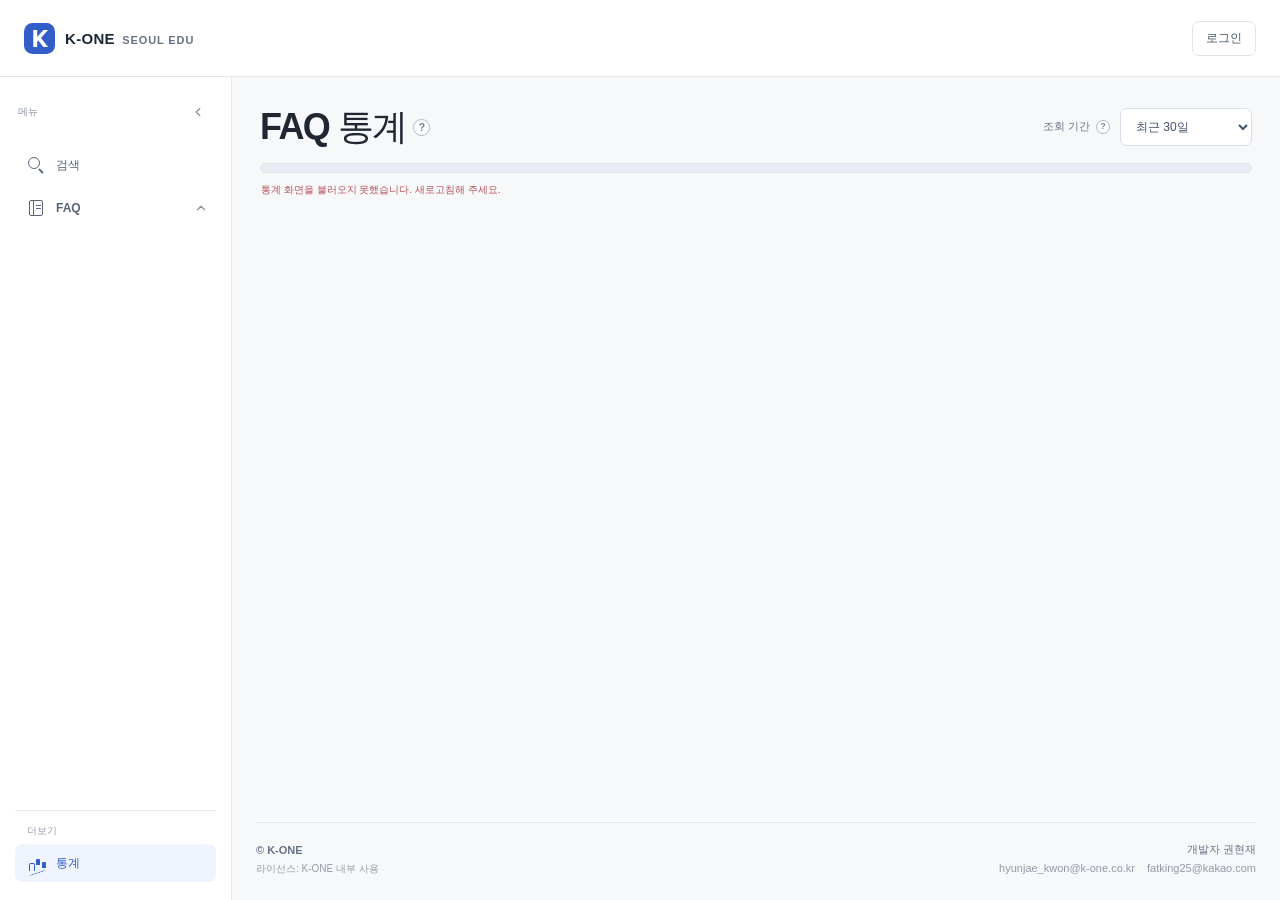
<file: frontend/stats.html>
<!doctype html>
<html lang="ko">
  <head>
    <meta charset="utf-8">
    <meta name="viewport" content="width=device-width, initial-scale=1">
    <meta name="theme-color" content="#f7f8fa">
    <title>FAQ 통계 | K-ONE SeoulEdu</title>
    <link rel="stylesheet" href="assets/css/common.css">
    <link rel="stylesheet" href="assets/css/stats.css">
    <script type="module" src="assets/js/components.js?v=4"></script>
    <script type="module" src="assets/js/stats.js"></script>
  </head>
  <body data-section="stats">
    <div data-include="components/header.html"></div>
    <div class="faq-workspace">
      <div data-include="components/faq-sidebar.html"></div>
      <div class="faq-content">
        <main class="stats-shell">
          <header class="stats-page-header">
            <div>
              <div class="stats-title-row">
                <h1>FAQ 통계</h1>
                <details class="help-tip">
                  <summary aria-label="통계 안내">?</summary>
                  <span class="help-tip-content">FAQ를 실제로 연 기록을 대분류와 기간별로 집계합니다. 검색 횟수는 포함하지 않으며, 상담사별 상세 내역은 표시하지 않습니다.</span>
                </details>
              </div>
            </div>
            <label class="period-control">
              <span class="period-label">조회 기간
                <details class="help-tip">
                  <summary aria-label="조회 기간 안내">?</summary>
                  <span class="help-tip-content">오늘을 포함한 최근 날짜 수입니다. 날짜별 경계는 DB의 날짜 기준을 따릅니다.</span>
                </details>
              </span>
              <select id="stats-period" aria-label="조회 기간">
                <option value="7">최근 7일</option>
                <option value="30" selected>최근 30일</option>
                <option value="90">최근 90일</option>
              </select>
            </label>
          </header>
          <nav id="stats-category-tabs" class="stats-category-tabs" aria-label="통계 대분류" role="tablist"></nav>
          <p id="stats-status" class="stats-status" role="status" aria-live="polite">통계 데이터를 불러오는 중입니다.</p>
          <section id="stats-content" class="stats-content" role="tabpanel" aria-busy="true" hidden>
            <div class="stats-kpis" aria-label="기간 요약">
              <article class="stats-kpi stats-kpi-primary">
                <div class="stats-kpi-label"><span>전체 열람</span><details class="help-tip"><summary aria-label="전체 열람 지표 안내">?</summary><span class="help-tip-content">선택 기간에 모든 사용자가 FAQ를 연 횟수입니다. 같은 FAQ를 다시 열면 열람 횟수에 추가됩니다.</span></details></div>
                <strong id="stat-total-views">0</strong>
              </article>
              <article class="stats-kpi">
                <div class="stats-kpi-label"><span>열람된 FAQ</span><details class="help-tip"><summary aria-label="열람된 FAQ 지표 안내">?</summary><span class="help-tip-content">선택 기간에 한 번 이상 열린 서로 다른 FAQ 수입니다. 전체 등록 FAQ <span id="stat-total-faqs">0</span>개 중 열람된 항목입니다.</span></details></div>
                <strong id="stat-viewed-faqs">0</strong>
              </article>
              <article class="stats-kpi">
                <div class="stats-kpi-label"><span>열람 계정</span><details class="help-tip"><summary aria-label="열람 계정 지표 안내">?</summary><span class="help-tip-content">선택 기간에 한 번 이상 FAQ를 연 서로 다른 계정 수입니다. 개인의 계정명이나 열람 내역은 공개하지 않습니다.</span></details></div>
                <strong id="stat-viewers">0</strong>
              </article>
              <article class="stats-kpi">
                <div class="stats-kpi-label"><span>조회 주제</span><details class="help-tip"><summary aria-label="조회 주제 지표 안내">?</summary><span class="help-tip-content">선택 기간에 FAQ 열람이 1회 이상 발생한 서로 다른 세부 주제 수입니다.</span></details></div>
                <strong id="stat-topic-count">0</strong>
              </article>
              <article class="stats-kpi">
                <div class="stats-kpi-label"><span>일평균 열람</span><details class="help-tip"><summary aria-label="일평균 열람 안내">?</summary><span class="help-tip-content">선택한 기간의 전체 FAQ 열람 횟수를 기간 일수로 나눈 값입니다.</span></details></div>
                <strong id="stat-daily-average">0</strong>
              </article>
              <article class="stats-kpi">
                <div class="stats-kpi-label"><span>FAQ 열람률</span><details class="help-tip"><summary aria-label="FAQ 열람률 안내">?</summary><span class="help-tip-content">등록된 FAQ 중 선택 기간에 한 번 이상 열린 항목의 비율입니다.</span></details></div>
                <strong id="stat-faq-coverage">0%</strong>
              </article>
              <article class="stats-kpi stats-kpi-compact">
                <div class="stats-kpi-label"><span>최다 열람일</span><details class="help-tip"><summary aria-label="최다 열람일 안내">?</summary><span class="help-tip-content">선택한 기간 중 FAQ 열람이 가장 많았던 날짜와 열람 횟수입니다.</span></details></div>
                <strong id="stat-peak-day">-</strong>
              </article>
            </div>
            <section class="stats-panel stats-trend-panel" aria-labelledby="daily-trend-title">
              <div class="stats-panel-heading">
                <div class="stats-panel-title"><h2 id="daily-trend-title">일별 열람 추이</h2><details class="help-tip"><summary aria-label="일별 열람 추이 안내">?</summary><span class="help-tip-content">실선은 날짜별 FAQ 열람 횟수, 점선은 해당 날짜에 열람한 서로 다른 계정 수입니다. 계정 수는 날짜마다 중복을 제거합니다.</span></details></div>
                <div class="chart-legend" aria-label="차트 범례"><span><i class="legend-views"></i>열람 횟수</span><span><i class="legend-users"></i>열람 계정</span></div>
              </div>
              <div id="daily-trend-chart" class="daily-trend-chart"></div>
            </section>
            <div class="stats-detail-grid">
              <section class="stats-panel" aria-labelledby="topic-breakdown-title">
                <div class="stats-panel-heading"><div class="stats-panel-title"><h2 id="topic-breakdown-title">주제별 열람</h2><details class="help-tip"><summary aria-label="주제별 열람 안내">?</summary><span class="help-tip-content">선택한 대분류와 기간의 주제별 열람 횟수와 전체 열람 중 비중입니다. 막대는 전체 열람 대비 비율을 나타냅니다.</span></details></div></div>
                <ol id="topic-breakdown" class="topic-breakdown"></ol>
              </section>
              <section class="stats-panel" aria-labelledby="top-faqs-title">
                <div class="stats-panel-heading"><div class="stats-panel-title"><h2 id="top-faqs-title">많이 열어본 FAQ</h2><details class="help-tip"><summary aria-label="많이 열어본 FAQ 안내">?</summary><span class="help-tip-content">선택한 대분류와 기간에서 열람 횟수가 많은 FAQ 10개입니다. 항목을 선택하면 해당 FAQ를 엽니다.</span></details></div></div>
                <ol id="top-faqs" class="top-faq-list"></ol>
              </section>
            </div>
          </section>
        </main>
        <div data-include="components/footer.html"></div>
      </div>
    </div>
  </body>
</html>
</file>
<file: faq-search-site/assets/css/common.css>
/* 모든 페이지에서 공유하는 기본 스타일, 헤더·푸터와 도움말 표시를 담당합니다. */
:root {
  font-family: Pretendard, "Noto Sans KR", -apple-system, BlinkMacSystemFont, "Segoe UI", sans-serif;
  color: #202733;
  background: #f7f8fa;
  font-synthesis: none;
  text-rendering: optimizeLegibility;
  --muted: #737d8b;
  --line: #e5e8ed;
  --blue: #3566d6;
}

* { box-sizing: border-box; }
body { min-width: 320px; min-height: 100vh; margin: 0; }
button, input, select { font: inherit; }
button, select { cursor: pointer; }
button, a { -webkit-tap-highlight-color: transparent; }
[hidden] { display: none !important; }

.site-header { border-bottom: 1px solid var(--line); background: #fff; }
.site-header-inner { display: flex; width: min(100% - 48px, 1440px); height: 76px; align-items: center; justify-content: space-between; margin: 0 auto; }
.brand { display: inline-flex; align-items: center; gap: 10px; color: #1c2738; font-size: 15px; font-weight: 800; letter-spacing: .02em; text-decoration: none; }
.brand-mark { display: block; width: 31px; height: 31px; flex: none; }
.brand-light { margin-left: 3px; color: #667286; font-size: 11px; font-weight: 650; letter-spacing: .08em; }
.header-actions { display: flex; align-items: center; gap: 20px; }
.header-label { color: #697486; font-size: 13px; }
.header-login { padding: 8px 13px; border: 1px solid #e0e5ed; border-radius: 7px; color: #47566c; background: #fff; font-size: 12px; font-weight: 650; }
.header-login:hover { border-color: #bdcbea; color: var(--blue); }
.account-menu { position: relative; }
.account-trigger { display: flex; align-items: center; gap: 8px; min-height: 38px; padding: 4px 9px 4px 5px; border: 1px solid #e4e8ee; border-radius: 22px; color: #435064; background: #fff; font-size: 12px; font-weight: 650; }
.account-avatar { display: grid; width: 27px; height: 27px; place-items: center; border-radius: 50%; color: #4264a8; background: #edf2ff; font-size: 11px; font-weight: 750; }
.chevron-icon { display: inline-block; width: 14px; height: 14px; flex: none; vertical-align: middle; }
.account-chevron { margin-left: 1px; }
.account-menu-panel { position: absolute; z-index: 5; top: calc(100% + 8px); right: 0; width: 164px; padding: 5px; border: 1px solid #e7eaf0; border-radius: 9px; background: #fff; box-shadow: 0 10px 28px #2637541c; }
.account-menu-panel a, .account-menu-panel button { display: block; width: 100%; padding: 10px 9px; border: 0; border-radius: 5px; color: #4b5768; background: transparent; font-size: 12px; text-align: left; text-decoration: none; }
.account-menu-panel a:hover, .account-menu-panel button:hover { color: var(--blue); background: #f4f7fd; }
.account-role { display: block; padding: 8px 9px 7px; color: #929baa; font-size: 10px; }
.site-footer { display: flex; width: min(100% - 48px, 1056px); align-items: center; justify-content: space-between; gap: 16px 24px; margin: 0 auto; padding: 18px 0 22px; border-top: 1px solid var(--line); color: #929aa6; font-size: 11px; line-height: 1.6; }
.footer-meta, .footer-contact { display: flex; flex-direction: column; gap: 2px; }
.footer-copyright, .footer-developer { color: #687486; font-weight: 650; }
.footer-license { font-size: 10px; }
.footer-contact { align-items: flex-end; }
.footer-emails { display: flex; flex-wrap: wrap; justify-content: flex-end; gap: 4px 12px; }
.site-footer a { color: inherit; text-decoration: none; }
.site-footer a:hover { color: var(--blue); }
.sr-only { position: absolute; width: 1px; height: 1px; overflow: hidden; clip: rect(0, 0, 0, 0); white-space: nowrap; clip-path: inset(50%); }
.help-tip { position: relative; display: inline-flex; flex: none; vertical-align: middle; }
.help-tip > summary { display: grid; width: 17px; height: 17px; place-items: center; list-style: none; border: 1px solid #aeb9c9; border-radius: 50%; color: #758297; background: #fff; cursor: help; font-size: 11px; font-weight: 700; line-height: 1; }
.help-tip > summary::-webkit-details-marker { display: none; }
.help-tip-content { position: absolute; z-index: 10; right: 0; bottom: calc(100% + 8px); display: none; width: max-content; max-width: min(270px, calc(100vw - 40px)); padding: 10px 12px; border: 1px solid #dce2eb; border-radius: 8px; color: #465366; background: #fff; box-shadow: 0 8px 24px #24365320; font-size: 11px; font-weight: 400; line-height: 1.6; text-align: left; white-space: normal; }
.help-tip:hover > .help-tip-content, .help-tip:focus-within > .help-tip-content { display: block; }
.section-title-with-help { display: inline-flex; align-items: center; gap: 8px; }
.faq-workspace { display: grid; min-height: calc(100vh - 77px); grid-template-columns: 232px minmax(0, 1fr); transition: grid-template-columns .18s ease; }
.faq-workspace.is-sidebar-collapsed { grid-template-columns: 68px minmax(0, 1fr); }
.faq-sidebar { position: sticky; top: 0; min-width: 0; height: calc(100vh - 77px); overflow-y: auto; padding: 18px 15px; border-right: 1px solid var(--line); background: #fff; }
.faq-sidebar-header { display: flex; min-height: 34px; align-items: center; justify-content: space-between; margin: 0 3px 17px; }
.faq-sidebar-heading { color: #8993a2; font-size: 10px; font-weight: 700; letter-spacing: .04em; }
.faq-sidebar-toggle, .faq-category-toggle { display: grid; width: 30px; height: 30px; flex: none; place-items: center; padding: 0; border: 1px solid transparent; border-radius: 6px; color: #778395; background: transparent; }
.faq-sidebar-toggle:hover, .faq-category-toggle:hover { border-color: #e5e9f0; color: var(--blue); background: #f7f9fc; }
.sidebar-collapse-icon, .faq-category-toggle img { transition: transform .18s ease; }
.sidebar-collapse-icon { transform: rotate(90deg); }
.faq-workspace.is-sidebar-collapsed .sidebar-collapse-icon { transform: rotate(-90deg); }
.faq-category-toggle[aria-expanded="true"] img { transform: rotate(180deg); }
.faq-sidebar-nav, .faq-nav-main, .faq-nav-group { min-width: 0; }
.faq-nav-main { display: flex; flex-direction: column; gap: 5px; }
.faq-nav-group { display: flex; flex-direction: column; }
.faq-nav-row { display: grid; min-width: 0; grid-template-columns: minmax(0, 1fr) 30px; align-items: center; gap: 2px; }
.faq-nav-link, .faq-nav-submenu a { display: flex; min-width: 0; min-height: 38px; align-items: center; gap: 11px; padding: 0 12px; border-radius: 7px; color: #596678; font-size: 12px; text-decoration: none; }
.faq-nav-link { font-weight: 650; }
.faq-nav-root-label { display: inline; }
.faq-nav-link:hover, .faq-nav-submenu a:hover { color: var(--blue); background: #f5f7fb; }
.faq-nav-link[aria-current="page"], .faq-nav-submenu a[aria-current="page"] { color: #315fc7; background: #eff4ff; font-weight: 700; }
.faq-nav-icon { position: relative; display: block; width: 18px; height: 18px; flex: none; color: currentColor; }
.faq-search-icon::before { position: absolute; top: 1px; left: 1px; width: 10px; height: 10px; border: 1.6px solid currentColor; border-radius: 50%; content: ""; }
.faq-search-icon::after { position: absolute; top: 12px; left: 12px; width: 6px; height: 1.6px; border-radius: 1px; background: currentColor; content: ""; transform: rotate(45deg); transform-origin: left center; }
.faq-book-icon { width: 14px; height: 16px; margin: 0 2px; border: 1.5px solid currentColor; border-radius: 2px; }
.faq-book-icon::before { position: absolute; top: 0; bottom: 0; left: 3px; border-left: 1px solid currentColor; content: ""; }
.faq-book-icon::after { position: absolute; top: 4px; left: 6px; width: 5px; height: 1px; background: currentColor; box-shadow: 0 3px currentColor; content: ""; }
.faq-nav-submenu { display: flex; flex-direction: column; gap: 2px; margin: 2px 0 5px 10px; padding-left: 9px; border-left: 1px solid #e7ebf1; }
.faq-nav-submenu a { min-height: 34px; padding-left: 10px; color: #7a8595; font-size: 11px; }
.faq-nav-submenu[hidden] { display: none; }
.faq-workspace.is-sidebar-collapsed .faq-sidebar { padding-right: 8px; padding-left: 8px; }
.faq-workspace.is-sidebar-collapsed .faq-sidebar-header { justify-content: center; margin-right: 0; margin-left: 0; }
.faq-workspace.is-sidebar-collapsed .faq-sidebar-heading, .faq-workspace.is-sidebar-collapsed .faq-nav-label, .faq-workspace.is-sidebar-collapsed .faq-nav-root-label { display: none; }
.faq-workspace.is-sidebar-collapsed .faq-nav-link { justify-content: center; padding-right: 0; padding-left: 0; }
.faq-workspace.is-sidebar-collapsed .faq-nav-row { grid-template-columns: minmax(0, 1fr) 26px; gap: 0; }
.faq-workspace.is-sidebar-collapsed .faq-category-toggle { width: 26px; }
.faq-content { display: flex; min-width: 0; flex-direction: column; }
.faq-content > .page-shell, .faq-content > main { flex: 1; }
:focus-visible { outline: 3px solid #3566d677; outline-offset: 2px; }

@media (max-width: 600px) {
  .site-header-inner { width: min(100% - 32px, 1440px); height: 64px; }
  .site-footer { width: min(100% - 32px, 1056px); flex-direction: column; align-items: flex-start; font-size: 10px; }
  .footer-contact { align-items: flex-start; }
  .footer-emails { justify-content: flex-start; gap: 2px 10px; }
  .header-actions { gap: 9px; }
  .header-label { display: none; }
}

@media (max-width: 760px) {
  .faq-workspace, .faq-workspace.is-sidebar-collapsed { grid-template-columns: minmax(0, 1fr); transition: none; }
  .faq-sidebar { position: static; height: auto; overflow-x: auto; overflow-y: hidden; padding: 8px 16px; border-right: 0; border-bottom: 1px solid var(--line); }
  .faq-sidebar-header { display: none; }
  .faq-nav-main { width: max-content; flex-direction: row; align-items: center; gap: 7px; }
  .faq-nav-group { flex-direction: row; align-items: center; gap: 2px; }
  .faq-nav-row { display: flex; gap: 2px; }
  .faq-nav-link, .faq-nav-submenu a { min-height: 34px; padding: 0 10px; white-space: nowrap; }
  .faq-workspace.is-sidebar-collapsed .faq-sidebar { padding-right: 16px; padding-left: 16px; }
  .faq-workspace.is-sidebar-collapsed .faq-sidebar-heading, .faq-workspace.is-sidebar-collapsed .faq-nav-label, .faq-workspace.is-sidebar-collapsed .faq-nav-root-label { display: inline; }
  .faq-workspace.is-sidebar-collapsed .faq-nav-link { justify-content: flex-start; padding: 0 10px; }
  .faq-workspace.is-sidebar-collapsed .faq-nav-row { grid-template-columns: none; }
  .faq-workspace.is-sidebar-collapsed .faq-category-toggle { width: 30px; }
  .faq-nav-submenu { flex-direction: row; gap: 2px; margin: 0; padding: 0 0 0 7px; border-top: 0; border-bottom: 0; border-left: 1px solid #e7ebf1; }
}
</file>
<file: faq-search-site/assets/css/style.css>
/* FAQ 검색 사이트의 반응형 화면과 접근성 스타일을 담당합니다. */
.page-shell { width: min(100% - 48px, 1056px); margin: 0 auto; }
.hero { padding: 48px 0 40px; text-align: center; }
h1 { margin: 0; color: #192333; font-size: clamp(30px, 4vw, 42px); letter-spacing: -.055em; line-height: 1.25; }
.hero-title-row { display: flex; align-items: center; gap: 8px; margin-bottom: 20px; }
.hero-title-row { justify-content: center; }
.hero-copy { margin: 13px 0 29px; color: var(--muted); font-size: 15px; }
.search-form { position: relative; display: flex; align-items: center; width: min(100%, 690px); height: 58px; margin: 0 auto; padding: 0 16px; border: 1px solid #dfe3e9; border-radius: 12px; background: white; box-shadow: 0 5px 16px #2837540b; }
.search-form:focus-within { border-color: #7796e1; box-shadow: 0 0 0 3px #3566d61a; }
.search-icon { width: 21px; height: 21px; flex: none; margin-right: 12px; fill: none; stroke: #8791a0; stroke-width: 1.7; stroke-linecap: round; }
.search-form input { width: 100%; height: 100%; padding: 0; border: 0; outline: 0; color: #202733; background: transparent; font-size: 15px; }
.search-form input::placeholder { color: #a0a8b3; }
kbd { flex: none; padding: 4px 7px; border: 1px solid #e4e7ec; border-radius: 5px; color: #8b94a1; background: #fafbfc; font: 11px inherit; }
.filters { display: flex; align-items: center; justify-content: center; gap: 9px; margin-top: 15px; }
.filter-control select { min-width: 132px; height: 37px; padding: 0 32px 0 12px; border: 1px solid #e1e5ea; border-radius: 8px; color: #576273; background: #fff; font-size: 13px; }
.filter-control select:disabled { color: #9ca4af; background: #f2f3f5; cursor: not-allowed; }
.reset-button { height: 36px; padding: 0 10px; border: 0; color: #6c7684; background: transparent; font-size: 13px; }
.reset-button:hover { color: var(--blue); }
.results-section { min-height: 270px; padding: 24px 0 24px; border-top: 1px solid var(--line); }
.results-toolbar { display: flex; align-items: flex-end; justify-content: space-between; margin-bottom: 15px; }
h2 { margin: 0; color: #252e3a; font-size: 18px; letter-spacing: -.035em; }
.result-count { margin: 6px 0 0; color: #8992a0; font-size: 12px; }
.sort-label { display: inline-flex; align-items: center; gap: 4px; color: #788291; font-size: 12px; }
.results-list { display: grid; gap: 10px; }
.faq-card { overflow: hidden; border: 1px solid #e5e8ed; border-radius: 10px; background: #fff; }
.faq-question { display: flex; width: 100%; min-height: 66px; align-items: center; gap: 13px; padding: 15px 18px; border: 0; color: #293341; background: transparent; text-align: left; }
.faq-question:hover { background: #fbfcfe; }
.faq-id { flex: none; color: #929baa; font-size: 11px; font-variant-numeric: tabular-nums; }
.faq-title { flex: 1; font-size: 14px; font-weight: 650; line-height: 1.55; }
.faq-chevron { flex: none; transition: transform .18s ease; }
.faq-question[aria-expanded="true"] .faq-chevron { transform: rotate(180deg); }
.faq-answer { padding: 2px 20px 19px 74px; color: #586373; font-size: 14px; line-height: 1.8; }
.faq-answer p { margin: 0 0 11px; }
.faq-answer p:last-child { margin-bottom: 0; }
.faq-answer ul, .faq-answer ol { margin: 8px 0; padding-left: 20px; }
.faq-answer table { display: block; max-width: 100%; overflow-x: auto; border-collapse: collapse; white-space: nowrap; }
.faq-answer th, .faq-answer td { padding: 7px 10px; border: 1px solid var(--line); }
.faq-answer th { background: #f7f8fa; }
.faq-answer a { color: var(--blue); text-underline-offset: 2px; }
.faq-answer-toolbar { display: flex; min-height: 28px; align-items: center; justify-content: flex-end; gap: 8px; margin: 0 0 8px; }
.copy-button { display: inline-flex; min-height: 28px; align-items: center; gap: 5px; padding: 4px 8px; border: 1px solid #e1e5ea; border-radius: 6px; color: #5c6878; background: white; font-size: 11px; line-height: 1; }
.copy-icon { display: block; width: 14px; height: 14px; flex: none; }
.copy-status { max-width: min(260px, 70%); color: #758195; font-size: 10px; line-height: 1.4; text-align: right; }
.copy-button:hover { border-color: #aebfe8; color: var(--blue); }
.empty-state { display: grid; min-height: 155px; place-content: center; justify-items: center; padding: 22px; border: 1px dashed #dfe3e9; border-radius: 10px; color: #707b8a; background: #fff; text-align: center; }
.empty-state strong { margin-bottom: 6px; color: #394454; font-size: 15px; }
.empty-state p { margin: 0; font-size: 13px; line-height: 1.6; }
.retry-button { margin-top: 12px; padding: 7px 12px; border: 1px solid #dce3f3; border-radius: 6px; color: var(--blue); background: #fff; }
.pagination { display: flex; justify-content: center; gap: 6px; margin-top: 20px; }
.pagination button { min-width: 32px; height: 32px; border: 1px solid transparent; border-radius: 6px; color: #6c7684; background: transparent; font-size: 12px; }
.pagination button[aria-current="page"] { border-color: #dce5fa; color: var(--blue); background: #edf2ff; font-weight: 700; }
.pagination button:disabled { color: #b8bec7; cursor: default; }

@media (max-width: 600px) {
  .page-shell { width: min(100% - 32px, 1056px); }
  .hero { padding: 40px 0 32px; }
  .hero-title-row { margin-bottom: 16px; }
  .hero-copy { max-width: 290px; margin: 11px auto 24px; font-size: 13px; line-height: 1.6; }
  .search-form { height: 54px; padding: 0 12px; }
  .search-form input { font-size: 14px; }
  kbd { display: none; }
  .filters { justify-content: flex-start; gap: 7px; }
  .filter-control { min-width: 0; flex: 1; }
  .filter-control select { width: 100%; min-width: 0; padding-left: 9px; font-size: 12px; }
  .reset-button { padding: 0 5px; font-size: 12px; }
  .results-section { padding-top: 20px; }
  .results-toolbar { align-items: flex-start; }
  .sort-label { padding-top: 4px; font-size: 11px; }
  .faq-question { min-height: 62px; gap: 9px; padding: 13px 12px; }
  .faq-id { font-size: 10px; }
  .faq-title { font-size: 13px; }
  .faq-answer { padding: 0 13px 16px; font-size: 13px; }
}
</file>
<file: frontend/assets/css/common.css>
/* 모든 페이지에서 공유하는 기본 스타일, 헤더·푸터와 도움말 표시를 담당합니다. */
:root {
  font-family: Pretendard, "Noto Sans KR", -apple-system, BlinkMacSystemFont, "Segoe UI", sans-serif;
  color: #202733;
  background: #f7f8fa;
  font-synthesis: none;
  text-rendering: optimizeLegibility;
  --muted: #737d8b;
  --line: #e5e8ed;
  --blue: #3566d6;
}

* { box-sizing: border-box; }
body { min-width: 320px; min-height: 100vh; margin: 0; }
button, input, select { font: inherit; }
button, select { cursor: pointer; }
button, a { -webkit-tap-highlight-color: transparent; }
[hidden] { display: none !important; }

/* FAQ 화면은 밝은 업무용 배경과 흰 콘텐츠 표면을 분리해 시선 대비를 확보합니다. */
body[data-section="search"], body[data-section="faq"] {
  --line: #d8e0eb;
  --blue: #315fbe;
  color: #202c3d;
  background: #eef2f7;
}

.site-header { border-bottom: 1px solid var(--line); background: #fff; }
.site-header-inner { display: flex; width: min(100% - 48px, 1440px); height: 76px; align-items: center; justify-content: space-between; margin: 0 auto; }
.brand { display: inline-flex; align-items: center; gap: 10px; color: #1c2738; font-size: 15px; font-weight: 800; letter-spacing: .02em; text-decoration: none; }
.brand-mark { display: block; width: 31px; height: 31px; flex: none; }
.brand-light { margin-left: 3px; color: #667286; font-size: 11px; font-weight: 650; letter-spacing: .08em; }
.header-actions { display: flex; align-items: center; gap: 20px; }
.header-label { color: #697486; font-size: 13px; }
.header-login { padding: 8px 13px; border: 1px solid #e0e5ed; border-radius: 7px; color: #47566c; background: #fff; font-size: 12px; font-weight: 650; }
.header-login:hover { border-color: #bdcbea; color: var(--blue); }
.account-menu { position: relative; }
.account-trigger { display: flex; align-items: center; gap: 8px; min-height: 38px; padding: 4px 9px 4px 5px; border: 1px solid #e4e8ee; border-radius: 22px; color: #435064; background: #fff; font-size: 12px; font-weight: 650; }
.account-avatar { display: grid; width: 27px; height: 27px; place-items: center; border-radius: 50%; color: #4264a8; background: #edf2ff; font-size: 11px; font-weight: 750; }
.chevron-icon { display: inline-block; width: 14px; height: 14px; flex: none; vertical-align: middle; }
.account-chevron { margin-left: 1px; }
.account-menu-panel { position: absolute; z-index: 5; top: calc(100% + 8px); right: 0; width: 164px; padding: 5px; border: 1px solid #e7eaf0; border-radius: 9px; background: #fff; box-shadow: 0 10px 28px #2637541c; }
.account-menu-panel a, .account-menu-panel button { display: block; width: 100%; padding: 10px 9px; border: 0; border-radius: 5px; color: #4b5768; background: transparent; font-size: 12px; text-align: left; text-decoration: none; }
.account-menu-panel a:hover, .account-menu-panel button:hover { color: var(--blue); background: #f4f7fd; }
.account-role { display: block; padding: 8px 9px 7px; color: #929baa; font-size: 10px; }
.site-footer { display: flex; width: min(100% - 48px, 1056px); align-items: center; justify-content: space-between; gap: 16px 24px; margin: 0 auto; padding: 18px 0 22px; border-top: 1px solid var(--line); color: #929aa6; font-size: 11px; line-height: 1.6; }
.footer-meta, .footer-contact { display: flex; flex-direction: column; gap: 2px; }
.footer-copyright, .footer-developer { color: #687486; font-weight: 650; }
.footer-license { font-size: 10px; }
.footer-contact { align-items: flex-end; }
.footer-emails { display: flex; flex-wrap: wrap; justify-content: flex-end; gap: 4px 12px; }
.site-footer a { color: inherit; text-decoration: none; }
.site-footer a:hover { color: var(--blue); }
.sr-only { position: absolute; width: 1px; height: 1px; overflow: hidden; clip: rect(0, 0, 0, 0); white-space: nowrap; clip-path: inset(50%); }
.help-tip { position: relative; display: inline-flex; flex: none; vertical-align: middle; }
.help-tip > summary { display: grid; width: 17px; height: 17px; place-items: center; list-style: none; border: 1px solid #aeb9c9; border-radius: 50%; color: #758297; background: #fff; cursor: help; font-size: 11px; font-weight: 700; line-height: 1; }
.help-tip > summary::-webkit-details-marker { display: none; }
.help-tip-content { position: absolute; z-index: 10; right: 0; bottom: calc(100% + 8px); display: none; width: max-content; max-width: min(270px, calc(100vw - 40px)); padding: 10px 12px; border: 1px solid #dce2eb; border-radius: 8px; color: #465366; background: #fff; box-shadow: 0 8px 24px #24365320; font-size: 11px; font-weight: 400; line-height: 1.6; text-align: left; white-space: normal; }
.help-tip:hover > .help-tip-content, .help-tip:focus-within > .help-tip-content, .help-tip[open] > .help-tip-content { display: block; }
.section-title-with-help { display: inline-flex; align-items: center; gap: 8px; }
.faq-workspace { display: grid; min-height: calc(100vh - 77px); grid-template-columns: 232px minmax(0, 1fr); transition: grid-template-columns .18s ease; }
.faq-workspace.is-sidebar-collapsed { grid-template-columns: 68px minmax(0, 1fr); }
.faq-sidebar { position: sticky; top: 0; min-width: 0; height: calc(100vh - 77px); overflow-y: auto; padding: 18px 15px; border-right: 1px solid var(--line); background: #fff; }
body[data-section="search"] .faq-sidebar, body[data-section="faq"] .faq-sidebar { background: #f5f7fb; }
.faq-sidebar-header { display: flex; min-height: 34px; align-items: center; justify-content: space-between; margin: 0 3px 17px; }
.faq-sidebar-heading { color: #8993a2; font-size: 10px; font-weight: 700; letter-spacing: .04em; }
.faq-sidebar-toggle, .faq-category-toggle { display: grid; width: 30px; height: 30px; flex: none; place-items: center; padding: 0; border: 1px solid transparent; border-radius: 6px; color: #778395; background: transparent; }
.faq-sidebar-toggle:hover, .faq-category-toggle:hover { border-color: #e5e9f0; color: var(--blue); background: #f7f9fc; }
.sidebar-collapse-icon, .faq-category-toggle img { transition: transform .18s ease; }
.sidebar-collapse-icon { transform: rotate(90deg); }
.faq-workspace.is-sidebar-collapsed .sidebar-collapse-icon { transform: rotate(-90deg); }
.faq-category-toggle[aria-expanded="true"] img { transform: rotate(180deg); }
.faq-sidebar-nav, .faq-nav-main, .faq-nav-group { min-width: 0; }
.faq-sidebar-nav { display: flex; min-height: calc(100% - 51px); flex-direction: column; }
.faq-nav-bottom { margin-top: auto; padding-top: 13px; border-top: 1px solid #e5eaf1; }
.faq-nav-section-label { display: block; margin: 0 12px 6px; color: #929baa; font-size: 10px; font-weight: 650; }
.faq-nav-main { display: flex; flex-direction: column; gap: 5px; }
.faq-nav-group { display: flex; flex-direction: column; }
.faq-nav-row { display: grid; min-width: 0; grid-template-columns: minmax(0, 1fr) 30px; align-items: center; gap: 2px; }
.faq-nav-link, .faq-nav-submenu a { display: flex; min-width: 0; min-height: 38px; align-items: center; gap: 11px; padding: 0 12px; border-radius: 7px; color: #596678; font-size: 12px; text-decoration: none; }
.faq-nav-link { font-weight: 650; }
.faq-nav-root-label { display: inline; }
.faq-nav-link:hover, .faq-nav-submenu a:hover { color: var(--blue); background: #f5f7fb; }
.faq-nav-link[aria-current="page"], .faq-nav-submenu a[aria-current="page"] { color: #315fc7; background: #eff4ff; font-weight: 700; }
.faq-nav-icon { position: relative; display: block; width: 18px; height: 18px; flex: none; color: currentColor; }
.faq-search-icon::before { position: absolute; top: 1px; left: 1px; width: 10px; height: 10px; border: 1.6px solid currentColor; border-radius: 50%; content: ""; }
.faq-search-icon::after { position: absolute; top: 12px; left: 12px; width: 6px; height: 1.6px; border-radius: 1px; background: currentColor; content: ""; transform: rotate(45deg); transform-origin: left center; }
.faq-book-icon { width: 14px; height: 16px; margin: 0 2px; border: 1.5px solid currentColor; border-radius: 2px; }
.faq-book-icon::before { position: absolute; top: 0; bottom: 0; left: 3px; border-left: 1px solid currentColor; content: ""; }
.faq-book-icon::after { position: absolute; top: 4px; left: 6px; width: 5px; height: 1px; background: currentColor; box-shadow: 0 3px currentColor; content: ""; }
.faq-stats-icon::before, .faq-stats-icon::after { position: absolute; bottom: 1px; width: 4px; border: 1.4px solid currentColor; border-bottom: 0; border-radius: 2px 2px 0 0; content: ""; }
.faq-stats-icon::before { left: 2px; height: 7px; box-shadow: 6px -5px 0 -1px currentColor, 12px -2px 0 -1px currentColor; }
.faq-stats-icon::after { right: 0; width: 16px; border: 0; border-top: 1.4px solid currentColor; transform: rotate(-18deg); transform-origin: right; }
.faq-nav-submenu { display: flex; flex-direction: column; gap: 4px; margin: 2px 0 5px 10px; padding-left: 9px; border-left: 1px solid #e7ebf1; }
.faq-nav-category { min-width: 0; }
.faq-nav-category-row { display: grid; min-width: 0; grid-template-columns: minmax(0, 1fr) 25px; align-items: center; gap: 2px; }
.faq-nav-category-link, .faq-topic-submenu a { display: block; min-width: 0; min-height: 31px; padding: 8px 9px; border-radius: 5px; color: #7a8595; font-size: 11px; line-height: 1.45; text-decoration: none; }
.faq-nav-category-link:hover, .faq-topic-submenu a:hover { color: var(--blue); background: #f5f7fb; }
.faq-nav-category-link[aria-current="page"], .faq-topic-submenu a[aria-current="page"] { color: #315fc7; background: #eff4ff; font-weight: 700; }
body[data-section="search"] .faq-nav-category-link[aria-current="page"], body[data-section="faq"] .faq-nav-category-link[aria-current="page"],
body[data-section="search"] .faq-topic-submenu a[aria-current="page"], body[data-section="faq"] .faq-topic-submenu a[aria-current="page"] { color: #244d9e; background: #e4edff; }
.faq-topic-toggle { display: grid; width: 25px; height: 28px; place-items: center; padding: 0; border: 0; border-radius: 5px; background: transparent; }
.faq-topic-toggle:hover { background: #f5f7fb; }
.faq-topic-toggle img { transition: transform .18s ease; }
.faq-topic-toggle[aria-expanded="true"] img { transform: rotate(180deg); }
.faq-topic-submenu { display: flex; flex-direction: column; gap: 1px; margin: 1px 0 3px 11px; padding-left: 8px; border-left: 1px solid #edf0f4; }
.faq-topic-submenu a { min-height: 27px; padding: 6px 8px; color: #8791a0; font-size: 10px; }
.faq-nav-submenu[hidden], .faq-topic-submenu[hidden] { display: none; }
.faq-workspace.is-sidebar-collapsed .faq-nav-submenu { display: none; }
.faq-workspace.is-sidebar-collapsed .faq-sidebar { padding-right: 8px; padding-left: 8px; }
.faq-workspace.is-sidebar-collapsed .faq-sidebar-header { justify-content: center; margin-right: 0; margin-left: 0; }
.faq-workspace.is-sidebar-collapsed .faq-sidebar-heading, .faq-workspace.is-sidebar-collapsed .faq-nav-label, .faq-workspace.is-sidebar-collapsed .faq-nav-root-label { display: none; }
.faq-workspace.is-sidebar-collapsed .faq-nav-section-label { display: none; }
.faq-workspace.is-sidebar-collapsed .faq-nav-link { justify-content: center; padding-right: 0; padding-left: 0; }
.faq-workspace.is-sidebar-collapsed .faq-nav-row { grid-template-columns: minmax(0, 1fr) 26px; gap: 0; }
.faq-workspace.is-sidebar-collapsed .faq-category-toggle { width: 26px; }
.faq-content { display: flex; min-width: 0; flex-direction: column; }
.faq-content > .page-shell, .faq-content > main { flex: 1; }
:focus-visible { outline: 3px solid #3566d677; outline-offset: 2px; }

@media (max-width: 600px) {
  .site-header-inner { width: min(100% - 32px, 1440px); height: 64px; }
  .site-footer { width: min(100% - 32px, 1056px); flex-direction: column; align-items: flex-start; font-size: 10px; }
  .footer-contact { align-items: flex-start; }
  .footer-emails { justify-content: flex-start; gap: 2px 10px; }
  .header-actions { gap: 9px; }
  .header-label { display: none; }
}

@media (max-width: 760px) {
  .faq-workspace, .faq-workspace.is-sidebar-collapsed { grid-template-columns: minmax(0, 1fr); transition: none; }
  .faq-sidebar { position: static; height: auto; overflow-x: auto; overflow-y: hidden; padding: 8px 16px; border-right: 0; border-bottom: 1px solid var(--line); }
  .faq-sidebar-header { display: none; }
  .faq-nav-main { width: max-content; flex-direction: row; align-items: center; gap: 7px; }
  .faq-sidebar-nav { min-height: 0; flex-direction: row; align-items: center; gap: 7px; }
  .faq-nav-bottom { margin-top: 0; padding-top: 0; padding-left: 7px; border-top: 0; border-left: 1px solid #e7ebf1; }
  .faq-nav-section-label { display: none; }
  .faq-nav-group { flex-direction: row; align-items: center; gap: 2px; }
  .faq-nav-row { display: flex; gap: 2px; }
  .faq-nav-link, .faq-nav-submenu a { min-height: 34px; padding: 0 10px; white-space: nowrap; }
  .faq-workspace.is-sidebar-collapsed .faq-sidebar { padding-right: 16px; padding-left: 16px; }
  .faq-workspace.is-sidebar-collapsed .faq-sidebar-heading, .faq-workspace.is-sidebar-collapsed .faq-nav-label, .faq-workspace.is-sidebar-collapsed .faq-nav-root-label { display: inline; }
  .faq-workspace.is-sidebar-collapsed .faq-nav-link { justify-content: flex-start; padding: 0 10px; }
  .faq-workspace.is-sidebar-collapsed .faq-nav-row { grid-template-columns: none; }
  .faq-workspace.is-sidebar-collapsed .faq-category-toggle { width: 30px; }
  .faq-nav-submenu { flex-direction: row; align-items: flex-start; gap: 6px; margin: 0; padding: 0 0 0 7px; border-top: 0; border-bottom: 0; border-left: 1px solid #e7ebf1; }
  .faq-nav-category { width: max-content; max-width: 210px; flex: none; }
  .faq-nav-category-row { grid-template-columns: minmax(0, 1fr) 24px; }
  .faq-nav-category-link { white-space: normal; }
  .faq-topic-submenu { margin-left: 7px; }
}
</file>
<file: frontend/assets/css/style.css>
/* FAQ 검색 사이트의 반응형 화면과 접근성 스타일을 담당합니다. */
.page-shell { width: min(100% - 48px, 1056px); margin: 0 auto; }
.hero { padding: 48px 0 40px; text-align: center; }
h1 { margin: 0; color: #192333; font-size: clamp(30px, 4vw, 42px); letter-spacing: -.055em; line-height: 1.25; }
.hero-copy { margin: 13px 0 29px; color: var(--muted); font-size: 15px; }
.search-form { position: relative; display: flex; align-items: center; width: min(100%, 690px); height: 58px; margin: 0 auto; padding: 0 16px; border: 1px solid #d2dbe8; border-radius: 12px; background: #fff; box-shadow: 0 4px 12px #1e35520c; }
.search-form:focus-within { border-color: #6f91d2; box-shadow: 0 0 0 3px #3566d61a; }
.search-icon { width: 21px; height: 21px; flex: none; margin-right: 12px; fill: none; stroke: #8791a0; stroke-width: 1.7; stroke-linecap: round; }
.search-form input { width: 100%; height: 100%; padding: 0; border: 0; outline: 0; color: #202733; background: transparent; font-size: 15px; }
.search-form input::placeholder { color: #a0a8b3; }
kbd { flex: none; padding: 4px 7px; border: 1px solid #e4e7ec; border-radius: 5px; color: #8b94a1; background: #fafbfc; font: 11px inherit; }
.filters { display: flex; align-items: center; justify-content: center; gap: 9px; margin-top: 15px; }
.filter-control select { min-width: 132px; height: 37px; padding: 0 32px 0 12px; border: 1px solid #d2dbe8; border-radius: 8px; color: #47556a; background: #fff; font-size: 13px; }
.filter-control select:disabled { color: #9ca4af; background: #f2f3f5; cursor: not-allowed; }
.reset-button { height: 36px; padding: 0 10px; border: 0; color: #6c7684; background: transparent; font-size: 13px; }
.reset-button:hover { color: var(--blue); }
.recent-searches { display: flex; width: min(100%, 690px); align-items: center; justify-content: center; gap: 8px; margin: 12px auto 0; }
.recent-searches[hidden] { display: none; }
.recent-searches-label { flex: none; margin: 0 2px 0 0; color: #8792a2; font-size: 11px; font-weight: 600; }
.recent-search-help { margin-right: 2px; }
.recent-search-list { display: flex; min-width: 0; flex-wrap: wrap; justify-content: center; gap: 6px; }
.recent-search-chip { max-width: 210px; overflow: hidden; padding: 5px 9px; border: 1px solid #dce3ed; border-radius: 999px; color: #586980; background: #fff; font-size: 11px; text-overflow: ellipsis; white-space: nowrap; cursor: pointer; transition: border-color .16s ease, background .16s ease, color .16s ease; }
.recent-search-chip:hover, .recent-search-chip:focus-visible { border-color: #a9bbd9; outline: none; color: #315d9e; background: #f0f4fb; }
.clear-recent-searches { display: grid; width: 22px; height: 22px; flex: none; place-items: center; padding: 0; border: 1px solid transparent; border-radius: 50%; color: #8993a1; background: transparent; font-size: 17px; line-height: 1; cursor: pointer; }
.clear-recent-searches:hover { color: #315d9e; }
.clear-recent-searches:focus-visible { outline: 2px solid #8da9dc; outline-offset: 1px; }
.home-highlights[hidden], .results-section[hidden] { display: none; }
.home-highlights { padding: 18px 0 24px; border-top: 1px solid var(--line); }
.highlights-status { display: flex; align-items: center; justify-content: flex-end; gap: 7px; margin: 0 2px 12px; color: #8190a3; font-size: 10px; font-variant-numeric: tabular-nums; }
.highlights-status::before { width: 6px; height: 6px; border-radius: 50%; background: #69a996; content: ""; box-shadow: 0 0 0 3px #69a99618; }
.highlights-grid { display: grid; grid-template-columns: repeat(2, minmax(0, 1fr)); gap: 14px; }
.highlight-panel { min-width: 0; padding: 17px; border: 1px solid #d6deea; border-radius: 10px; background: #fff; box-shadow: 0 2px 8px #263b5610; }
.highlight-toolbar { display: flex; align-items: flex-start; justify-content: space-between; margin-bottom: 13px; }
.highlight-list { display: grid; gap: 7px; margin: 0; padding: 0; list-style: none; }
.highlight-list > li { min-width: 0; }
.highlight-link { display: grid; min-height: 40px; grid-template-columns: 34px minmax(72px, 120px) minmax(0, 1fr); align-items: center; gap: 8px; padding: 6px 7px; border-radius: 5px; color: inherit; text-decoration: none; }
.highlight-link-ranked { grid-template-columns: 25px 31px minmax(66px, 100px) minmax(0, 1fr); gap: 7px; }
.highlight-link-no-topic { grid-template-columns: 34px minmax(0, 1fr); }
.highlight-link-no-topic.highlight-link-ranked { grid-template-columns: 25px 31px minmax(0, 1fr); }
.highlight-link:hover, .highlight-link:focus-visible { outline: none; background: #f5f7fb; }
.highlight-link-entering { animation: highlight-row-arrive 1.1s ease-out; }
@keyframes highlight-row-arrive {
  0% { background: #eaf1fc; box-shadow: inset 3px 0 #6e8fc4; }
  100% { background: transparent; box-shadow: inset 3px 0 transparent; }
}
.highlight-rank { display: grid; width: 21px; height: 21px; place-items: center; border-radius: 7px; color: #71819a; background: #f0f3f8; font-size: 9px; font-variant-numeric: tabular-nums; font-weight: 750; }
.highlight-rank[data-rank="1"] { color: #fff; background: #4668a2; box-shadow: 0 2px 6px #4668a226; }
.highlight-rank[data-rank="2"] { color: #526985; background: #e7edf5; }
.highlight-rank[data-rank="3"] { color: #6f7b8c; background: #edf0f4; }
.highlight-id, .highlight-topic { overflow: hidden; color: #778395; font-size: 11px; text-overflow: ellipsis; white-space: nowrap; }
.highlight-id { font-variant-numeric: tabular-nums; }
.highlight-topic { padding-left: 8px; border-left: 1px solid #e5e8ed; }
.highlight-text { display: flex; min-width: 0; align-items: center; justify-content: space-between; gap: 8px; padding-left: 8px; border-left: 1px solid #e5e8ed; }
.highlight-link-no-topic .highlight-text { padding-left: 0; border-left: 0; }
.highlight-text strong { overflow: hidden; color: #303a49; font-size: 12px; font-weight: 600; line-height: 1.4; text-overflow: ellipsis; white-space: nowrap; }
.highlight-meta { flex: none; color: #8992a0; font-size: 10px; white-space: nowrap; }
.highlight-empty { display: grid; min-height: 60px; place-items: center; padding: 10px; color: #8992a0; font-size: 11px; text-align: center; }
.topic-analytics { margin-top: 14px; padding: 18px 20px 17px; border: 1px solid #d6deea; border-radius: 10px; background: linear-gradient(112deg, #fff 0%, #fff 68%, #f1f5fb 100%); box-shadow: 0 2px 8px #263b560d; }
.topic-analytics-heading { display: flex; align-items: flex-start; justify-content: space-between; margin-bottom: 14px; }
.topic-analytics-more { display: inline-flex; min-height: 30px; flex: none; align-items: center; gap: 7px; padding: 0 10px; border: 1px solid #dce3ed; border-radius: 6px; color: #526783; background: #fff; font-size: 11px; font-weight: 600; text-decoration: none; transition: border-color .16s ease, color .16s ease, background .16s ease; }
.topic-analytics-more:hover, .topic-analytics-more:focus-visible { border-color: #b9c9e0; outline: none; color: #315d9e; background: #f5f8fc; }
.topic-analytics-list { display: grid; gap: 4px; margin: 0; padding: 0; list-style: none; }
.topic-analytics-item { min-width: 0; }
.topic-analytics-link { display: grid; min-height: 40px; grid-template-columns: 30px minmax(130px, 1fr) 55px; align-items: center; gap: 12px; padding: 4px 8px; border-radius: 6px; color: inherit; text-decoration: none; }
.topic-analytics-link:hover, .topic-analytics-link:focus-visible { outline: none; background: #edf2fa; }
.topic-analytics-rank { color: #8b98aa; font-size: 10px; font-variant-numeric: tabular-nums; font-weight: 700; }
.topic-analytics-label { display: flex; min-width: 0; align-items: baseline; gap: 9px; }
.topic-analytics-label strong { overflow: hidden; color: #39485d; font-size: 12px; font-weight: 650; text-overflow: ellipsis; white-space: nowrap; }
.topic-analytics-label small { overflow: hidden; color: #919cad; font-size: 10px; text-overflow: ellipsis; white-space: nowrap; }
.topic-analytics-count { color: #64748a; font-size: 10px; font-variant-numeric: tabular-nums; text-align: right; white-space: nowrap; }
.topic-analytics-track { display: block; height: 3px; overflow: hidden; margin: -4px 63px 5px 50px; border-radius: 9px; background: #e9eef5; }
.topic-analytics-bar { display: block; height: 100%; border-radius: inherit; background: linear-gradient(90deg, #8ba6d2, #5f7fae); transition: width .48s cubic-bezier(.2,.75,.25,1); }
.topic-analytics-item:first-child .topic-analytics-bar { background: linear-gradient(90deg, #6b8dc5, #3f639f); }
.topic-analytics-empty { display: grid; min-height: 65px; place-items: center; color: #8992a0; font-size: 11px; text-align: center; }
.results-section { min-height: 270px; padding: 24px 0 24px; border-top: 1px solid #d4dce7; }
.results-toolbar { display: flex; align-items: flex-end; justify-content: space-between; margin-bottom: 15px; }
h2 { margin: 0; color: #252e3a; font-size: 18px; letter-spacing: -.035em; }
.result-count { margin: 6px 0 0; color: #8992a0; font-size: 12px; }
.sort-label { display: inline-flex; align-items: center; gap: 4px; color: #788291; font-size: 12px; }
.results-list { display: grid; gap: 7px; }
.faq-card { overflow: hidden; border: 1px solid #d6deea; border-radius: 7px; background: #fff; transition: border-color .16s ease, background-color .16s ease, box-shadow .16s ease; }
.faq-card:hover { border-color: #bdcbe0; }
.faq-card-expanded { border-color: #9bb5e4; background: #f1f5fc; box-shadow: 0 2px 9px #264b8212; }
.faq-card-expanded:hover { border-color: #8ba9de; }
.faq-question { display: grid; width: 100%; min-height: 44px; grid-template-columns: 34px minmax(92px, 160px) minmax(0, 1fr) 16px; align-items: center; gap: 9px; padding: 7px 12px; border: 0; color: #293341; background: transparent; text-align: left; }
.faq-question-no-topic { grid-template-columns: 34px minmax(0, 1fr) 16px; }
.faq-question:hover { background: #f4f7fc; }
.faq-card-expanded .faq-question, .faq-card-expanded .faq-question:hover { background: #eaf1fc; }
.faq-id { overflow: hidden; color: #929baa; font-size: 11px; font-variant-numeric: tabular-nums; text-overflow: ellipsis; }
.faq-topic { overflow: hidden; padding-left: 9px; border-left: 1px solid #e5e8ed; color: #738096; font-size: 11px; font-weight: 500; text-overflow: ellipsis; white-space: nowrap; }
.faq-title { min-width: 0; overflow: hidden; padding-left: 9px; border-left: 1px solid #e5e8ed; font-size: 13px; font-weight: 650; line-height: 1.4; text-overflow: ellipsis; white-space: nowrap; }
.faq-question-no-topic .faq-title { padding-left: 0; border-left: 0; }
.faq-chevron { flex: none; transition: transform .18s ease; }
.faq-question[aria-expanded="true"] .faq-chevron { transform: rotate(180deg); }
.faq-answer { padding: 0 14px 13px; color: #47566b; font-size: 13px; line-height: 1.7; }
.faq-answer p { margin: 0 0 11px; }
.faq-answer p:last-child { margin-bottom: 0; }
.faq-answer ul, .faq-answer ol { margin: 8px 0; padding-left: 20px; }
.faq-answer table { display: block; max-width: 100%; overflow-x: auto; border-collapse: collapse; white-space: nowrap; }
.faq-answer th, .faq-answer td { padding: 7px 10px; border: 1px solid var(--line); }
.faq-answer th { background: #f7f8fa; }
.faq-answer a { color: var(--blue); text-underline-offset: 2px; }
.faq-answer-toolbar { display: flex; min-height: 28px; align-items: center; justify-content: flex-end; gap: 8px; margin: 0 0 8px; }
.copy-button { display: inline-flex; min-height: 28px; align-items: center; gap: 5px; padding: 4px 8px; border: 1px solid #e1e5ea; border-radius: 6px; color: #5c6878; background: white; font-size: 11px; line-height: 1; }
.copy-icon { display: block; width: 14px; height: 14px; flex: none; }
.copy-status { max-width: min(260px, 70%); color: #758195; font-size: 10px; line-height: 1.4; text-align: right; }
.copy-button:hover { border-color: #aebfe8; color: var(--blue); }
.empty-state { display: grid; min-height: 155px; place-content: center; justify-items: center; padding: 22px; border: 1px dashed #dfe3e9; border-radius: 10px; color: #707b8a; background: #fff; text-align: center; }
.empty-state strong { margin-bottom: 6px; color: #394454; font-size: 15px; }
.empty-state p { margin: 0; font-size: 13px; line-height: 1.6; }
.retry-button { margin-top: 12px; padding: 7px 12px; border: 1px solid #dce3f3; border-radius: 6px; color: var(--blue); background: #fff; }
.pagination { display: flex; justify-content: center; gap: 6px; margin-top: 20px; }
.pagination button { min-width: 32px; height: 32px; border: 1px solid transparent; border-radius: 6px; color: #6c7684; background: transparent; font-size: 12px; }
.pagination button[aria-current="page"] { border-color: #dce5fa; color: var(--blue); background: #edf2ff; font-weight: 700; }
.pagination button:disabled { color: #b8bec7; cursor: default; }

@media (max-width: 600px) {
  .page-shell { width: min(100% - 32px, 1056px); }
  .hero { padding: 40px 0 32px; }
  .hero-copy { max-width: 290px; margin: 11px auto 24px; font-size: 13px; line-height: 1.6; }
  .recent-searches { flex-wrap: wrap; gap: 6px; }
  .recent-searches-label { width: 100%; text-align: center; }
  .recent-search-list { gap: 5px; }
  .search-form { height: 54px; padding: 0 12px; }
  .search-form input { font-size: 14px; }
  kbd { display: none; }
  .filters { justify-content: flex-start; gap: 7px; }
  .filter-control { min-width: 0; flex: 1; }
  .filter-control select { width: 100%; min-width: 0; padding-left: 9px; font-size: 12px; }
  .reset-button { padding: 0 5px; font-size: 12px; }
  .results-section { padding-top: 20px; }
  .highlights-grid { grid-template-columns: 1fr; gap: 10px; }
  .highlight-panel { padding: 15px 12px; }
  .topic-analytics { padding: 15px 12px 13px; }
  .topic-analytics-link { grid-template-columns: 25px minmax(0, 1fr) 46px; gap: 8px; padding: 4px 5px; }
  .topic-analytics-label { align-items: flex-start; flex-direction: column; gap: 1px; }
  .topic-analytics-track { margin-right: 54px; margin-left: 38px; }
  .results-toolbar { align-items: flex-start; }
  .sort-label { padding-top: 4px; font-size: 11px; }
  .highlight-link { grid-template-columns: 28px minmax(65px, 94px) minmax(0, 1fr); gap: 6px; padding: 5px 4px; }
  .highlight-link-no-topic { grid-template-columns: 28px minmax(0, 1fr); }
  .highlight-link-ranked { grid-template-columns: 22px 27px minmax(60px, 82px) minmax(0, 1fr); gap: 5px; }
  .highlight-link-no-topic.highlight-link-ranked { grid-template-columns: 22px 27px minmax(0, 1fr); }
  .highlight-rank { width: 19px; height: 19px; }
  .highlight-topic, .highlight-text { padding-left: 6px; }
  .highlight-text { align-items: flex-start; flex-direction: column; gap: 2px; }
  .faq-question { min-height: 42px; grid-template-columns: 28px minmax(64px, 94px) minmax(0, 1fr) 14px; gap: 6px; padding: 6px 8px; }
  .faq-question-no-topic { grid-template-columns: 28px minmax(0, 1fr) 14px; }
  .faq-id, .faq-topic { font-size: 10px; }
  .faq-topic, .faq-title { padding-left: 6px; }
  .faq-question-no-topic .faq-title { padding-left: 0; }
  .faq-title { font-size: 12px; }
  .faq-answer { padding: 0 9px 11px; font-size: 12px; }
}

@media (prefers-reduced-motion: reduce) {
  *, *::before, *::after { scroll-behavior: auto !important; transition-duration: .01ms !important; animation-duration: .01ms !important; }
}
</file>
<file: faq-search-site/assets/css/auth.css>
/* 로그인과 관리자 계정 관리 화면의 공통 스타일을 담당합니다. */
.login-page, .admin-page { background: radial-gradient(ellipse at 50% 0%, #eaf0ff 0, #f5f7fb 48%, #f5f7fb 100%); }
.auth-shell { display: flex; min-height: calc(100vh - 150px); flex-direction: column; align-items: center; justify-content: center; padding: 32px 20px; }
.auth-card { width: min(100%, 430px); padding: 34px 38px 30px; border: 1px solid #e8ebf1; border-radius: 17px; background: #fff; box-shadow: 0 18px 55px #263a6610, 0 2px 8px #263a6608; }
.auth-heading { margin-bottom: 23px; text-align: center; }
.auth-title-with-help { display: flex; align-items: center; justify-content: center; gap: 8px; }
h1 { margin: 0; color: #202a39; font-size: 24px; letter-spacing: -.05em; }
.mode-switch { display: grid; grid-template-columns: 1fr 1fr; gap: 4px; margin-bottom: 23px; padding: 4px; border-radius: 9px; background: #f2f4f8; }
.mode-button { min-height: 36px; border: 0; border-radius: 7px; color: #7b8594; background: transparent; font-size: 12px; font-weight: 600; }
.mode-button.is-active { color: #33425c; background: white; box-shadow: 0 1px 4px #172a4a17; }
.auth-form { display: flex; flex-direction: column; }
.auth-form > label { margin: 0 0 7px; color: #424d5c; font-size: 12px; font-weight: 650; }
.auth-form > input, .password-field input { width: 100%; height: 45px; padding: 0 12px; border: 1px solid #dfe4eb; border-radius: 8px; outline: none; color: #263140; background: #fff; font-size: 13px; }
.auth-form > input { margin-bottom: 17px; }
.auth-form input::placeholder { color: #a7afba; }
.auth-form input:focus { border-color: #7897e1; box-shadow: 0 0 0 3px #3566d615; }
.password-field { position: relative; margin-bottom: 18px; }
.password-field input { padding-right: 54px; }
.password-toggle { position: absolute; top: 0; right: 5px; height: 45px; padding: 0 8px; border: 0; color: #7d8794; background: transparent; font-size: 11px; }
.primary-button { width: 100%; height: 46px; margin-top: 2px; border: 0; border-radius: 8px; color: #fff; background: #3566d6; box-shadow: 0 4px 9px #3566d626; font-size: 13px; font-weight: 700; transition: background .15s ease, transform .15s ease; }
.primary-button:hover { background: #2e5bc2; }
.primary-button:active { transform: translateY(1px); }
.form-message { min-height: 17px; margin: -8px 0 9px; color: #b34d4d; font-size: 11px; line-height: 1.5; }
.form-message:empty { min-height: 0; margin: 0; }
.auth-divider { display: flex; align-items: center; gap: 12px; margin: 23px 0 14px; color: #a0a8b3; font-size: 10px; }
.auth-divider::before, .auth-divider::after { height: 1px; flex: 1; background: #edf0f4; content: ""; }
.account-note-row { display: flex; align-items: center; justify-content: center; gap: 7px; color: #788394; font-size: 11px; }
.admin-link { display: flex; justify-content: center; gap: 7px; margin-top: 14px; color: #4b638e; font-size: 12px; font-weight: 650; text-decoration: none; }
.admin-link:hover, .back-link:hover { color: var(--blue); }
.auth-footer { display: flex; flex-direction: column; gap: 7px; margin: 21px 0 0; color: #9aa3b0; font-size: 10px; line-height: 1.5; text-align: center; }
.admin-shell { padding-top: 30px; }
.admin-shell { min-height: calc(100vh - 155px); }
.admin-card { padding-top: 25px; }
.back-link { display: inline-block; margin-bottom: 21px; color: #7b8594; font-size: 11px; text-decoration: none; }
.admin-heading { margin-bottom: 20px; }
.admin-icon { display: grid; width: 42px; height: 42px; place-items: center; margin: 0 auto 13px; border: 1px solid #e2e9fb; border-radius: 13px; color: var(--blue); background: #f1f5ff; font-size: 18px; }
.account-form { margin-top: 3px; }
.account-form fieldset { display: flex; flex-direction: column; gap: 0; margin: 0; padding: 0; border: 0; }
.account-form fieldset:disabled { opacity: .52; }
.account-form fieldset > label { margin: 0 0 7px; color: #424d5c; font-size: 12px; font-weight: 650; }
.account-form fieldset > input { width: 100%; height: 45px; margin-bottom: 17px; padding: 0 12px; border: 1px solid #dfe4eb; border-radius: 8px; background: #f9fafc; font-size: 13px; }
.account-form fieldset .password-field { width: 100%; }
.account-form fieldset .primary-button { margin-top: 0; }
.account-form h2 { margin: 0 0 17px; color: #273243; font-size: 16px; letter-spacing: -.03em; }
.admin-session { display: flex; align-items: center; gap: 7px; margin-bottom: 17px; color: #477557; font-size: 11px; font-weight: 650; }
.session-dot { width: 7px; height: 7px; border-radius: 50%; background: #55a46b; }
.form-hint { margin: -8px 0 13px; color: #8791a0; font-size: 10px; line-height: 1.6; }
.dev-help-row { display: flex; align-items: center; justify-content: center; gap: 7px; margin-top: 19px; color: #778395; font-size: 10px; }
.demo-credential { margin: 15px 0 0; color: #697589; font-size: 11px; text-align: center; }
.demo-credential code { padding: 3px 6px; border: 1px solid #e8ebf1; border-radius: 5px; color: #40577f; background: #f7f8fb; font-size: 11px; }
.auth-footer a { color: inherit; text-decoration: none; }
.auth-footer a:hover { color: var(--blue); }
.dashboard[hidden], [hidden] { display: none !important; }
.dashboard { display: grid; min-height: calc(100vh - 150px); grid-template-columns: 238px minmax(0, 1fr); background: #f6f8fb; }
.dashboard-sidebar { position: sticky; top: 0; display: flex; min-height: calc(100vh - 150px); flex-direction: column; padding: 27px 17px 18px; border-right: 1px solid #e8ebf0; background: #fff; }
.sidebar-link { display: flex; align-items: center; gap: 11px; padding: 11px 12px; border-radius: 7px; color: #526071; font-size: 12px; text-decoration: none; }
.sidebar-link.is-current { color: #315fc7; background: #eff4ff; font-weight: 700; }
.sidebar-bottom { display: flex; align-items: center; gap: 10px; margin-top: auto; padding: 15px 7px 4px; border-top: 1px solid #edf0f4; }
.admin-avatar { display: grid; width: 33px; height: 33px; place-items: center; border-radius: 50%; color: #4663a2; background: #eaf0ff; font-size: 12px; font-weight: 700; }
.sidebar-bottom strong, .sidebar-bottom small { display: block; }
.sidebar-bottom strong { color: #354052; font-size: 11px; }
.sidebar-bottom small { margin-top: 3px; color: #919aa7; font-size: 10px; }
.dashboard-main { width: min(100%, 1280px); margin: 0 auto; padding: 33px clamp(22px, 4vw, 54px) 40px; }
.dashboard-header { display: flex; align-items: center; justify-content: space-between; padding-bottom: 23px; border-bottom: 1px solid #e6eaf0; }
.dashboard-header h1 { font-size: 24px; }
.logout-button, .secondary-button { min-height: 36px; padding: 0 13px; border: 1px solid #e1e5ec; border-radius: 7px; color: #697486; background: #fff; font-size: 11px; }
.dashboard-intro { display: flex; align-items: center; justify-content: space-between; margin: 27px 0 17px; }
.dashboard-intro h2, .members-panel h2 { margin: 0; color: #273243; font-size: 16px; letter-spacing: -.03em; }
.members-panel-heading p { margin: 6px 0 0; color: #8a94a2; font-size: 11px; }
.members-panel-heading p:empty { display: none; }
.add-member-button { width: auto; height: 37px; padding: 0 13px; font-size: 11px; }
.add-member-button span { margin-right: 4px; font-size: 15px; vertical-align: -1px; }
.stats-grid { display: grid; grid-template-columns: repeat(2, minmax(0, 1fr)); gap: 13px; margin-bottom: 17px; }
.stat-card { display: flex; min-height: 87px; align-items: center; gap: 13px; padding: 16px; border: 1px solid #e9edf2; border-radius: 10px; background: #fff; }
.stat-icon { display: grid; width: 35px; height: 35px; place-items: center; border-radius: 9px; font-size: 14px; }
.blue-icon { color: #4269bf; background: #edf2ff; }
.green-icon { color: #43885d; background: #edf8f0; }
.gray-icon { color: #7c8796; background: #f0f2f5; }
.stat-card p { margin: 0 0 5px; color: #8791a0; font-size: 10px; }
.stat-card strong { color: #2d394a; font-size: 20px; font-weight: 700; }
.stat-card strong.stat-caption { font-size: 16px; }
.members-panel { position: relative; overflow: visible; border: 1px solid #e7ebf1; border-radius: 10px; background: #fff; }
.members-panel-heading { display: flex; min-height: 70px; align-items: center; justify-content: space-between; gap: 12px; padding: 14px 17px; border-radius: 10px 10px 0 0; }
.member-search { display: flex; width: min(100%, 236px); height: 34px; align-items: center; gap: 7px; padding: 0 9px; border: 1px solid #e3e7ed; border-radius: 7px; color: #8791a0; }
.member-search > span { font-size: 19px; }
.member-search input { width: 100%; border: 0; outline: 0; color: #3e4a5a; font-size: 10px; }
.table-scroll { overflow-x: auto; border-radius: 0 0 10px 10px; }
.members-panel table { width: 100%; border-collapse: collapse; text-align: left; }
.members-panel th { height: 37px; padding: 0 13px; border-top: 1px solid #edf0f4; border-bottom: 1px solid #edf0f4; color: #8c96a4; background: #fafbfd; font-size: 9px; font-weight: 650; white-space: nowrap; }
.members-panel td { height: 60px; padding: 8px 13px; border-bottom: 1px solid #f0f2f5; color: #697486; font-size: 10px; white-space: nowrap; }
.member-name { color: #354052; font-size: 11px; font-weight: 650; }
.member-username { margin-top: 4px; color: #9aa3af; font-size: 9px; }
.role-chip { display: inline-flex; align-items: center; min-height: 21px; padding: 0 8px; border-radius: 20px; color: #556781; background: #f0f3f7; font-size: 9px; }
.edit-member { padding: 6px 9px; border: 1px solid #e5e8ee; border-radius: 5px; color: #667286; background: #fff; font-size: 9px; }
.edit-member:hover { border-color: #b9c8e9; color: #315fc7; }
.delete-member { margin-left: 5px; padding: 6px 9px; border: 1px solid #f0dede; border-radius: 5px; color: #a34b4b; background: #fff; font-size: 9px; }
.delete-member:hover { border-color: #dcaeae; background: #fff8f8; }
.table-empty { padding: 36px 15px; color: #8a94a2; font-size: 11px; text-align: center; }
.member-dialog { width: min(calc(100% - 30px), 420px); max-height: min(90vh, 720px); padding: 0; overflow: auto; border: 1px solid #e6eaf0; border-radius: 13px; color: #273243; box-shadow: 0 20px 70px #1c2e4a35; }
.member-dialog::backdrop { background: #1d2b405e; backdrop-filter: blur(2px); }
.member-form { padding: 25px; }
.dialog-heading { display: flex; align-items: flex-start; justify-content: space-between; margin-bottom: 20px; }
.dialog-heading h2 { margin: 0; font-size: 19px; }
.icon-button { width: 30px; height: 30px; border: 0; border-radius: 6px; color: #7d8794; background: #f3f5f8; font-size: 19px; }
.member-form > label { display: block; margin: 0 0 6px; color: #4c5868; font-size: 10px; font-weight: 650; }
.member-password-label { display: flex; align-items: center; gap: 6px; margin-bottom: 6px; }
.member-password-label > label { color: #4c5868; font-size: 10px; font-weight: 650; }
.member-form > input, .member-form > select { width: 100%; height: 39px; margin-bottom: 14px; padding: 0 10px; border: 1px solid #dfe4eb; border-radius: 7px; color: #354052; background: #fff; font-size: 11px; }
.field-note { color: #8b95a3; font-size: 9px; font-weight: 400; }
.dialog-actions { display: flex; justify-content: flex-end; gap: 8px; margin-top: 4px; }
.dialog-actions .primary-button { width: auto; height: 36px; padding: 0 16px; font-size: 11px; }
@media (max-width: 760px) {
  .dashboard { grid-template-columns: 1fr; }
  .dashboard-sidebar { position: static; min-height: 0; flex-direction: row; align-items: center; padding: 12px 17px; border-right: 0; border-bottom: 1px solid #e8ebf0; }
  .sidebar-bottom { display: none; }
  .sidebar-link { padding: 9px 11px; }
  .dashboard-main { padding: 24px 17px 30px; }
}
@media (max-width: 520px) {
  .stats-grid { gap: 7px; }
  .stat-card { min-height: 76px; gap: 7px; padding: 10px 8px; }
  .stat-icon { width: 28px; height: 28px; }
  .stat-card p { font-size: 9px; }
  .stat-card strong { font-size: 17px; }
  .members-panel-heading { align-items: flex-start; flex-direction: column; }
  .member-search { width: 100%; }
  .members-panel table { min-width: 590px; }
  .dashboard-intro p { max-width: 220px; line-height: 1.5; }
}
@media (max-width: 480px) {
  .auth-shell { justify-content: center; padding: 24px 16px; }
  .auth-card { padding: 29px 23px 25px; border-radius: 14px; }
  .admin-shell { justify-content: flex-start; }
}
</file>
<file: faq-search-site/assets/css/browse.css>
/* FAQ 목록 화면의 상단 분류 선택과 결과 배치를 담당합니다. */
.browse-shell { padding-top: 56px; }
.browse-shell h1 { font-size: clamp(28px, 3.4vw, 36px); }
.browse-toolbar { display: flex; align-items: center; justify-content: space-between; gap: 20px; margin-bottom: 25px; }
.browse-category-select { display: flex; align-items: center; gap: 10px; color: #687486; font-size: 12px; }
.browse-category-select select { width: min(260px, 52vw); height: 38px; padding: 0 34px 0 11px; border: 1px solid #e1e5ea; border-radius: 8px; color: #4f5c6f; background: #fff; font-size: 12px; }
.browse-results-toolbar { display: flex; align-items: flex-end; justify-content: space-between; margin-bottom: 15px; }
.browse-results-toolbar .result-count { margin: 0; }

@media (max-width: 600px) {
  .browse-shell { padding-top: 34px; }
  .browse-toolbar { align-items: flex-start; flex-direction: column; gap: 14px; margin-bottom: 22px; }
  .browse-category-select { width: 100%; justify-content: space-between; }
  .browse-category-select select { width: min(260px, 70%); }
  .browse-results-toolbar { align-items: flex-start; }
  .browse-results-toolbar .sort-label { padding-top: 4px; white-space: nowrap; }
}
</file>
<file: frontend/assets/css/auth.css>
/* 로그인과 관리자 계정 관리 화면의 공통 스타일을 담당합니다. */
.login-page, .admin-page { background: radial-gradient(ellipse at 50% 0%, #eaf0ff 0, #f5f7fb 48%, #f5f7fb 100%); }
.auth-shell { display: flex; min-height: calc(100vh - 150px); flex-direction: column; align-items: center; justify-content: center; padding: 32px 20px; }
.auth-card { width: min(100%, 430px); padding: 34px 38px 30px; border: 1px solid #e8ebf1; border-radius: 17px; background: #fff; box-shadow: 0 18px 55px #263a6610, 0 2px 8px #263a6608; }
.auth-heading { margin-bottom: 23px; text-align: center; }
.auth-title-with-help { display: flex; align-items: center; justify-content: center; gap: 8px; }
h1 { margin: 0; color: #202a39; font-size: 24px; letter-spacing: -.05em; }
.mode-switch { display: grid; grid-template-columns: 1fr 1fr; gap: 4px; margin-bottom: 23px; padding: 4px; border-radius: 9px; background: #f2f4f8; }
.mode-button { min-height: 36px; border: 0; border-radius: 7px; color: #7b8594; background: transparent; font-size: 12px; font-weight: 600; }
.mode-button.is-active { color: #33425c; background: white; box-shadow: 0 1px 4px #172a4a17; }
.auth-form { display: flex; flex-direction: column; }
.auth-form > label { margin: 0 0 7px; color: #424d5c; font-size: 12px; font-weight: 650; }
.auth-form > input, .password-field input { width: 100%; height: 45px; padding: 0 12px; border: 1px solid #dfe4eb; border-radius: 8px; outline: none; color: #263140; background: #fff; font-size: 13px; }
.auth-form > input { margin-bottom: 17px; }
.auth-form input::placeholder { color: #a7afba; }
.auth-form input:focus { border-color: #7897e1; box-shadow: 0 0 0 3px #3566d615; }
.password-field { position: relative; margin-bottom: 18px; }
.password-field input { padding-right: 54px; }
.password-toggle { position: absolute; top: 0; right: 5px; height: 45px; padding: 0 8px; border: 0; color: #7d8794; background: transparent; font-size: 11px; }
.primary-button { width: 100%; height: 46px; margin-top: 2px; border: 0; border-radius: 8px; color: #fff; background: #3566d6; box-shadow: 0 4px 9px #3566d626; font-size: 13px; font-weight: 700; transition: background .15s ease, transform .15s ease; }
.primary-button:hover { background: #2e5bc2; }
.primary-button:active { transform: translateY(1px); }
.form-message { min-height: 17px; margin: -8px 0 9px; color: #b34d4d; font-size: 11px; line-height: 1.5; }
.form-message:empty { min-height: 0; margin: 0; }
.auth-divider { display: flex; align-items: center; gap: 12px; margin: 23px 0 14px; color: #a0a8b3; font-size: 10px; }
.auth-divider::before, .auth-divider::after { height: 1px; flex: 1; background: #edf0f4; content: ""; }
.account-note-row { display: flex; align-items: center; justify-content: center; gap: 7px; color: #788394; font-size: 11px; }
.admin-link { display: flex; justify-content: center; gap: 7px; margin-top: 14px; color: #4b638e; font-size: 12px; font-weight: 650; text-decoration: none; }
.admin-link:hover, .back-link:hover { color: var(--blue); }
.auth-footer { display: flex; flex-direction: column; gap: 7px; margin: 21px 0 0; color: #9aa3b0; font-size: 10px; line-height: 1.5; text-align: center; }
.admin-shell { padding-top: 30px; }
.admin-shell { min-height: calc(100vh - 155px); }
.admin-card { padding-top: 25px; }
.back-link { display: inline-block; margin-bottom: 21px; color: #7b8594; font-size: 11px; text-decoration: none; }
.admin-heading { margin-bottom: 20px; }
.admin-icon { display: grid; width: 42px; height: 42px; place-items: center; margin: 0 auto 13px; border: 1px solid #e2e9fb; border-radius: 13px; color: var(--blue); background: #f1f5ff; font-size: 18px; }
.account-form { margin-top: 3px; }
.account-form fieldset { display: flex; flex-direction: column; gap: 0; margin: 0; padding: 0; border: 0; }
.account-form fieldset:disabled { opacity: .52; }
.account-form fieldset > label { margin: 0 0 7px; color: #424d5c; font-size: 12px; font-weight: 650; }
.account-form fieldset > input { width: 100%; height: 45px; margin-bottom: 17px; padding: 0 12px; border: 1px solid #dfe4eb; border-radius: 8px; background: #f9fafc; font-size: 13px; }
.account-form fieldset .password-field { width: 100%; }
.account-form fieldset .primary-button { margin-top: 0; }
.account-form h2 { margin: 0 0 17px; color: #273243; font-size: 16px; letter-spacing: -.03em; }
.admin-session { display: flex; align-items: center; gap: 7px; margin-bottom: 17px; color: #477557; font-size: 11px; font-weight: 650; }
.session-dot { width: 7px; height: 7px; border-radius: 50%; background: #55a46b; }
.form-hint { margin: -8px 0 13px; color: #8791a0; font-size: 10px; line-height: 1.6; }
.dev-help-row { display: flex; align-items: center; justify-content: center; gap: 7px; margin-top: 19px; color: #778395; font-size: 10px; }
.demo-credential { margin: 15px 0 0; color: #697589; font-size: 11px; text-align: center; }
.demo-credential code { padding: 3px 6px; border: 1px solid #e8ebf1; border-radius: 5px; color: #40577f; background: #f7f8fb; font-size: 11px; }
.auth-footer a { color: inherit; text-decoration: none; }
.auth-footer a:hover { color: var(--blue); }
.dashboard[hidden], [hidden] { display: none !important; }
.dashboard { display: grid; min-height: calc(100vh - 150px); grid-template-columns: 238px minmax(0, 1fr); background: #f6f8fb; }
.dashboard-sidebar { position: sticky; top: 0; display: flex; min-height: calc(100vh - 150px); flex-direction: column; padding: 27px 17px 18px; border-right: 1px solid #e8ebf0; background: #fff; }
.sidebar-link { display: flex; align-items: center; gap: 11px; padding: 11px 12px; border-radius: 7px; color: #526071; font-size: 12px; text-decoration: none; }
.sidebar-link.is-current { color: #315fc7; background: #eff4ff; font-weight: 700; }
.sidebar-bottom { display: flex; align-items: center; gap: 10px; margin-top: auto; padding: 15px 7px 4px; border-top: 1px solid #edf0f4; }
.admin-avatar { display: grid; width: 33px; height: 33px; place-items: center; border-radius: 50%; color: #4663a2; background: #eaf0ff; font-size: 12px; font-weight: 700; }
.sidebar-bottom strong, .sidebar-bottom small { display: block; }
.sidebar-bottom strong { color: #354052; font-size: 11px; }
.sidebar-bottom small { margin-top: 3px; color: #919aa7; font-size: 10px; }
.dashboard-main { width: min(100%, 1280px); margin: 0 auto; padding: 33px clamp(22px, 4vw, 54px) 40px; }
.dashboard-header { display: flex; align-items: center; justify-content: space-between; padding-bottom: 23px; border-bottom: 1px solid #e6eaf0; }
.dashboard-header h1 { font-size: 24px; }
.logout-button, .secondary-button { min-height: 36px; padding: 0 13px; border: 1px solid #e1e5ec; border-radius: 7px; color: #697486; background: #fff; font-size: 11px; }
.dashboard-intro { display: flex; align-items: center; justify-content: space-between; margin: 27px 0 17px; }
.dashboard-intro h2, .members-panel h2 { margin: 0; color: #273243; font-size: 16px; letter-spacing: -.03em; }
.members-panel-heading p { margin: 6px 0 0; color: #8a94a2; font-size: 11px; }
.members-panel-heading p:empty { display: none; }
.add-member-button { width: auto; height: 37px; padding: 0 13px; font-size: 11px; }
.add-member-button span { margin-right: 4px; font-size: 15px; vertical-align: -1px; }
.stats-grid { display: grid; grid-template-columns: repeat(2, minmax(0, 1fr)); gap: 13px; margin-bottom: 17px; }
.stat-card { display: flex; min-height: 87px; align-items: center; gap: 13px; padding: 16px; border: 1px solid #e9edf2; border-radius: 10px; background: #fff; }
.stat-icon { display: grid; width: 35px; height: 35px; place-items: center; border-radius: 9px; font-size: 14px; }
.blue-icon { color: #4269bf; background: #edf2ff; }
.green-icon { color: #43885d; background: #edf8f0; }
.gray-icon { color: #7c8796; background: #f0f2f5; }
.stat-card p { margin: 0 0 5px; color: #8791a0; font-size: 10px; }
.stat-card strong { color: #2d394a; font-size: 20px; font-weight: 700; }
.stat-card strong.stat-caption { font-size: 16px; }
.members-panel { position: relative; overflow: visible; border: 1px solid #e7ebf1; border-radius: 10px; background: #fff; }
.members-panel-heading { display: flex; min-height: 70px; align-items: center; justify-content: space-between; gap: 12px; padding: 14px 17px; border-radius: 10px 10px 0 0; }
.member-search { display: flex; width: min(100%, 236px); height: 34px; align-items: center; gap: 7px; padding: 0 9px; border: 1px solid #e3e7ed; border-radius: 7px; color: #8791a0; }
.member-search > span { font-size: 19px; }
.member-search input { width: 100%; border: 0; outline: 0; color: #3e4a5a; font-size: 10px; }
.table-scroll { overflow-x: auto; border-radius: 0 0 10px 10px; }
.members-panel table { width: 100%; border-collapse: collapse; text-align: left; }
.members-panel th { height: 37px; padding: 0 13px; border-top: 1px solid #edf0f4; border-bottom: 1px solid #edf0f4; color: #8c96a4; background: #fafbfd; font-size: 9px; font-weight: 650; white-space: nowrap; }
.members-panel td { height: 60px; padding: 8px 13px; border-bottom: 1px solid #f0f2f5; color: #697486; font-size: 10px; white-space: nowrap; }
.member-name { color: #354052; font-size: 11px; font-weight: 650; }
.member-username { margin-top: 4px; color: #9aa3af; font-size: 9px; }
.role-chip { display: inline-flex; align-items: center; min-height: 21px; padding: 0 8px; border-radius: 20px; color: #556781; background: #f0f3f7; font-size: 9px; }
.edit-member { padding: 6px 9px; border: 1px solid #e5e8ee; border-radius: 5px; color: #667286; background: #fff; font-size: 9px; }
.edit-member:hover { border-color: #b9c8e9; color: #315fc7; }
.delete-member { margin-left: 5px; padding: 6px 9px; border: 1px solid #f0dede; border-radius: 5px; color: #a34b4b; background: #fff; font-size: 9px; }
.delete-member:hover { border-color: #dcaeae; background: #fff8f8; }
.table-empty { padding: 36px 15px; color: #8a94a2; font-size: 11px; text-align: center; }
.member-dialog { width: min(calc(100% - 30px), 420px); max-height: min(90vh, 720px); padding: 0; overflow: auto; border: 1px solid #e6eaf0; border-radius: 13px; color: #273243; box-shadow: 0 20px 70px #1c2e4a35; }
.member-dialog::backdrop { background: #1d2b405e; backdrop-filter: blur(2px); }
.member-form { padding: 25px; }
.dialog-heading { display: flex; align-items: flex-start; justify-content: space-between; margin-bottom: 20px; }
.dialog-heading h2 { margin: 0; font-size: 19px; }
.icon-button { width: 30px; height: 30px; border: 0; border-radius: 6px; color: #7d8794; background: #f3f5f8; font-size: 19px; }
.member-form > label { display: block; margin: 0 0 6px; color: #4c5868; font-size: 10px; font-weight: 650; }
.member-password-label { display: flex; align-items: center; gap: 6px; margin-bottom: 6px; }
.member-password-label > label { color: #4c5868; font-size: 10px; font-weight: 650; }
.member-form > input, .member-form > select { width: 100%; height: 39px; margin-bottom: 14px; padding: 0 10px; border: 1px solid #dfe4eb; border-radius: 7px; color: #354052; background: #fff; font-size: 11px; }
.field-note { color: #8b95a3; font-size: 9px; font-weight: 400; }
.dialog-actions { display: flex; justify-content: flex-end; gap: 8px; margin-top: 4px; }
.dialog-actions .primary-button { width: auto; height: 36px; padding: 0 16px; font-size: 11px; }
@media (max-width: 760px) {
  .dashboard { grid-template-columns: 1fr; }
  .dashboard-sidebar { position: static; min-height: 0; flex-direction: row; align-items: center; padding: 12px 17px; border-right: 0; border-bottom: 1px solid #e8ebf0; }
  .sidebar-bottom { display: none; }
  .sidebar-link { padding: 9px 11px; }
  .dashboard-main { padding: 24px 17px 30px; }
}
@media (max-width: 520px) {
  .stats-grid { gap: 7px; }
  .stat-card { min-height: 76px; gap: 7px; padding: 10px 8px; }
  .stat-icon { width: 28px; height: 28px; }
  .stat-card p { font-size: 9px; }
  .stat-card strong { font-size: 17px; }
  .members-panel-heading { align-items: flex-start; flex-direction: column; }
  .member-search { width: 100%; }
  .members-panel table { min-width: 590px; }
  .dashboard-intro p { max-width: 220px; line-height: 1.5; }
}
@media (max-width: 480px) {
  .auth-shell { justify-content: center; padding: 24px 16px; }
  .auth-card { padding: 29px 23px 25px; border-radius: 14px; }
  .admin-shell { justify-content: flex-start; }
}
</file>
<file: frontend/assets/css/browse.css>
/* FAQ 목록 화면의 상단 분류 선택과 결과 배치를 담당합니다. */
.browse-shell { padding-top: 56px; }
.browse-shell h1 { font-size: clamp(28px, 3.4vw, 36px); }
.browse-toolbar { display: flex; align-items: center; justify-content: space-between; gap: 20px; margin-bottom: 25px; }
.browse-filters { display: flex; flex-wrap: wrap; justify-content: flex-end; gap: 9px 16px; }
.browse-category-select { display: flex; align-items: center; gap: 10px; color: #687486; font-size: 12px; }
.browse-category-select select { width: min(260px, 52vw); height: 38px; padding: 0 34px 0 11px; border: 1px solid #e1e5ea; border-radius: 8px; color: #4f5c6f; background: #fff; font-size: 12px; }
.browse-category-select select:disabled { color: #9ca4af; background: #f2f3f5; cursor: not-allowed; }
.browse-results-toolbar { display: flex; align-items: flex-end; justify-content: space-between; margin-bottom: 15px; }
.browse-results-toolbar .result-count { margin: 0; }
.browse-sort-control select { min-width: 118px; height: 32px; padding: 0 28px 0 9px; border: 1px solid #dce2eb; border-radius: 6px; color: #66758b; background: #fff; font-size: 11px; }

@media (max-width: 600px) {
  .browse-shell { padding-top: 34px; }
  .browse-toolbar { align-items: flex-start; flex-direction: column; gap: 14px; margin-bottom: 22px; }
  .browse-filters { width: 100%; flex-direction: column; gap: 9px; }
  .browse-category-select { width: 100%; justify-content: space-between; }
  .browse-category-select select { width: min(260px, 70%); }
  .browse-results-toolbar { align-items: flex-start; }
  .browse-results-toolbar .sort-label { padding-top: 4px; white-space: nowrap; }
}
</file>
<file: frontend/assets/css/stats.css>
/* 통계 화면 전용 대시보드, KPI, 기간 추이와 순위 시각화를 담당합니다. */
.stats-shell { width: min(100% - 56px, 1260px); margin: 0 auto; padding: 28px 0 34px; }
.stats-page-header { display: flex; align-items: center; justify-content: space-between; gap: 24px; margin-bottom: 15px; }
.stats-page-header h1 { margin: 0; font-size: clamp(28px, 3vw, 36px); letter-spacing: -.045em; line-height: 1.2; }
.stats-title-row, .stats-panel-title, .stats-kpi-label { display: flex; align-items: center; gap: 7px; }
.stats-title-row .help-tip { margin-top: 2px; }
.stats-panel-title h2 { margin: 0; }
.stats-kpi-label { justify-content: space-between; }
.stats-kpi-label > span { color: #778397; font-size: 11px; font-weight: 600; }
.stats-kpi-label .help-tip > summary { width: 15px; height: 15px; font-size: 9px; }
.stats-panel-title .help-tip > summary { width: 15px; height: 15px; font-size: 9px; }
.period-label { display: inline-flex; align-items: center; gap: 6px; }
.period-label .help-tip > summary { width: 14px; height: 14px; font-size: 9px; }
.period-control { display: flex; align-items: center; gap: 10px; color: #687486; font-size: 11px; }
.period-control select { min-width: 132px; height: 38px; padding: 0 30px 0 11px; border: 1px solid #d7dfeb; border-radius: 7px; color: #44536b; background: #fff; font-size: 12px; }
.stats-category-tabs { display: flex; gap: 5px; margin-bottom: 10px; padding: 4px; border: 1px solid #dce3ed; border-radius: 9px; background: #e8edf4; }
.stats-category-tab { min-height: 36px; padding: 0 15px; border: 1px solid transparent; border-radius: 6px; color: #67758b; background: transparent; font-size: 12px; font-weight: 600; transition: background .16s ease, box-shadow .16s ease, color .16s ease; }
.stats-category-tab[aria-selected="true"] { border-color: #e4e9f1; color: #2f4c78; background: #fff; box-shadow: 0 1px 3px #263a5612; }
.stats-category-tab:hover { color: #315fbe; }
.stats-status { min-height: 14px; margin: 0 1px 8px; color: #7f8a9a; font-size: 10px; }
.stats-status-busy::before { display: inline-block; width: 6px; height: 6px; margin-right: 7px; border-radius: 50%; background: #6c8dc1; content: ""; animation: stats-pulse 1s ease-in-out infinite alternate; }
.stats-status-error { color: #b64f58; }
@keyframes stats-pulse { to { opacity: .35; transform: scale(.7); } }
.stats-content[hidden] { display: none; }
.stats-content[aria-busy="true"] { opacity: .56; pointer-events: none; }
.stats-kpis { display: grid; grid-template-columns: repeat(4, minmax(0, 1fr)); gap: 11px; margin-bottom: 13px; }
.stats-kpi { display: flex; min-width: 0; min-height: 112px; flex-direction: column; justify-content: center; padding: 15px 17px; border: 1px solid #dce3ec; border-radius: 9px; background: #fff; box-shadow: 0 2px 8px #263b5608; }
.stats-kpi strong { margin-top: 7px; color: #28364a; font-size: 25px; font-variant-numeric: tabular-nums; letter-spacing: -.04em; line-height: 1.1; }
.stats-kpi-primary { border-color: #c9d6e9; background: linear-gradient(125deg, #fff 42%, #eff4fb); }
.stats-kpi-primary strong { color: #315c9c; }
.stats-kpi-compact strong { font-size: 17px; letter-spacing: -.02em; }
.stats-panel { min-width: 0; padding: 18px; border: 1px solid #d9e1eb; border-radius: 9px; background: #fff; box-shadow: 0 2px 9px #263b5608; }
.stats-trend-panel { margin-bottom: 13px; }
.stats-panel-heading { display: flex; align-items: flex-start; justify-content: space-between; gap: 14px; margin-bottom: 10px; }
.stats-panel-heading h2 { color: #354155; font-size: 14px; letter-spacing: -.025em; }
.chart-legend { display: flex; flex-wrap: wrap; gap: 12px; color: #788598; font-size: 9px; }
.chart-legend span { display: inline-flex; align-items: center; gap: 5px; }
.chart-legend i { width: 12px; height: 3px; border-radius: 4px; background: #557dbb; }
.chart-legend .legend-users { background: #7fb5aa; }
.daily-trend-chart { width: 100%; overflow-x: auto; }
.daily-trend-chart svg { display: block; width: 100%; min-width: 460px; height: auto; }
.chart-grid-line { stroke: #edf0f4; stroke-width: 1; }
.chart-axis-label { fill: #939eae; font-family: inherit; font-size: 10px; }
.chart-date-label { font-size: 9px; }
.chart-line { fill: none; stroke-linecap: round; stroke-linejoin: round; stroke-width: 2.6; }
.chart-line-views { stroke: #557dbb; }
.chart-line-users { stroke: #7fb5aa; stroke-width: 2; stroke-dasharray: 5 4; }
.chart-dot { stroke: #fff; stroke-width: 1.5; }
.chart-dot-views { fill: #557dbb; }
.chart-dot-users { fill: #7fb5aa; }
.stats-detail-grid { display: grid; grid-template-columns: minmax(0, .85fr) minmax(0, 1.15fr); gap: 13px; }
.topic-breakdown, .top-faq-list { display: grid; gap: 5px; margin: 0; padding: 0; list-style: none; }
.topic-stat-row { min-width: 0; padding: 6px 3px; }
.topic-stat-heading { display: flex; align-items: baseline; justify-content: space-between; gap: 12px; color: #536177; font-size: 10px; }
.topic-stat-heading span { overflow: hidden; text-overflow: ellipsis; white-space: nowrap; }
.topic-stat-heading strong { flex: none; color: #75839a; font-size: 9px; font-variant-numeric: tabular-nums; font-weight: 600; }
.topic-stat-track { display: block; height: 4px; overflow: hidden; margin-top: 7px; border-radius: 4px; background: #edf1f6; }
.topic-stat-bar { display: block; height: 100%; border-radius: inherit; background: linear-gradient(90deg, #a3b9d9, #5b7eaf); animation: stat-bar-in .5s ease both; animation-delay: var(--bar-delay, 0ms); transform-origin: left; }
@keyframes stat-bar-in { from { opacity: .4; transform: scaleX(.04); } to { opacity: 1; transform: scaleX(1); } }
.top-faq-row { min-width: 0; border-bottom: 1px solid #eff1f5; }
.top-faq-row:last-child { border-bottom: 0; }
.top-faq-row a { display: grid; min-height: 43px; grid-template-columns: 24px minmax(0, 1fr) minmax(68px, auto); align-items: center; gap: 8px; padding: 4px 3px; border-radius: 5px; color: inherit; text-decoration: none; }
.top-faq-row a:hover, .top-faq-row a:focus-visible { outline: none; background: #f5f7fb; }
.top-faq-rank { color: #8794a6; font-size: 9px; font-variant-numeric: tabular-nums; font-weight: 700; }
.top-faq-details { display: grid; min-width: 0; gap: 3px; }
.top-faq-details strong { overflow: hidden; color: #49566b; font-size: 10px; font-weight: 600; text-overflow: ellipsis; white-space: nowrap; }
.top-faq-details small { overflow: hidden; color: #9aa3b0; font-size: 8px; text-overflow: ellipsis; white-space: nowrap; }
.top-faq-row b { color: #647a9b; font-size: 9px; font-variant-numeric: tabular-nums; font-weight: 600; text-align: right; white-space: nowrap; }
.stats-empty { display: grid; min-height: 90px; place-items: center; color: #929baa; font-size: 10px; text-align: center; }
@media (max-width: 900px) {
  .stats-shell { width: min(100% - 36px, 1260px); padding-top: 24px; }
  .stats-kpis { grid-template-columns: repeat(2, minmax(0, 1fr)); }
}
@media (max-width: 620px) {
  .stats-page-header { align-items: flex-start; flex-direction: column; gap: 16px; }
  .period-control { width: 100%; justify-content: space-between; }
  .period-control select { flex: 1; max-width: 230px; }
  .stats-category-tabs { width: 100%; }
  .stats-category-tab { flex: 1; padding: 0 7px; font-size: 10px; }
  .stats-kpis { gap: 8px; }
  .stats-kpi { min-height: 100px; padding: 12px; }
  .stats-kpi strong { font-size: 21px; }
  .stats-detail-grid { grid-template-columns: 1fr; }
  .stats-panel { padding: 14px 12px; }
  .chart-legend { gap: 8px; }
}
@media (prefers-reduced-motion: reduce) {
  *, *::before, *::after { scroll-behavior: auto !important; animation-duration: .01ms !important; animation-iteration-count: 1 !important; transition-duration: .01ms !important; }
}
</file>
